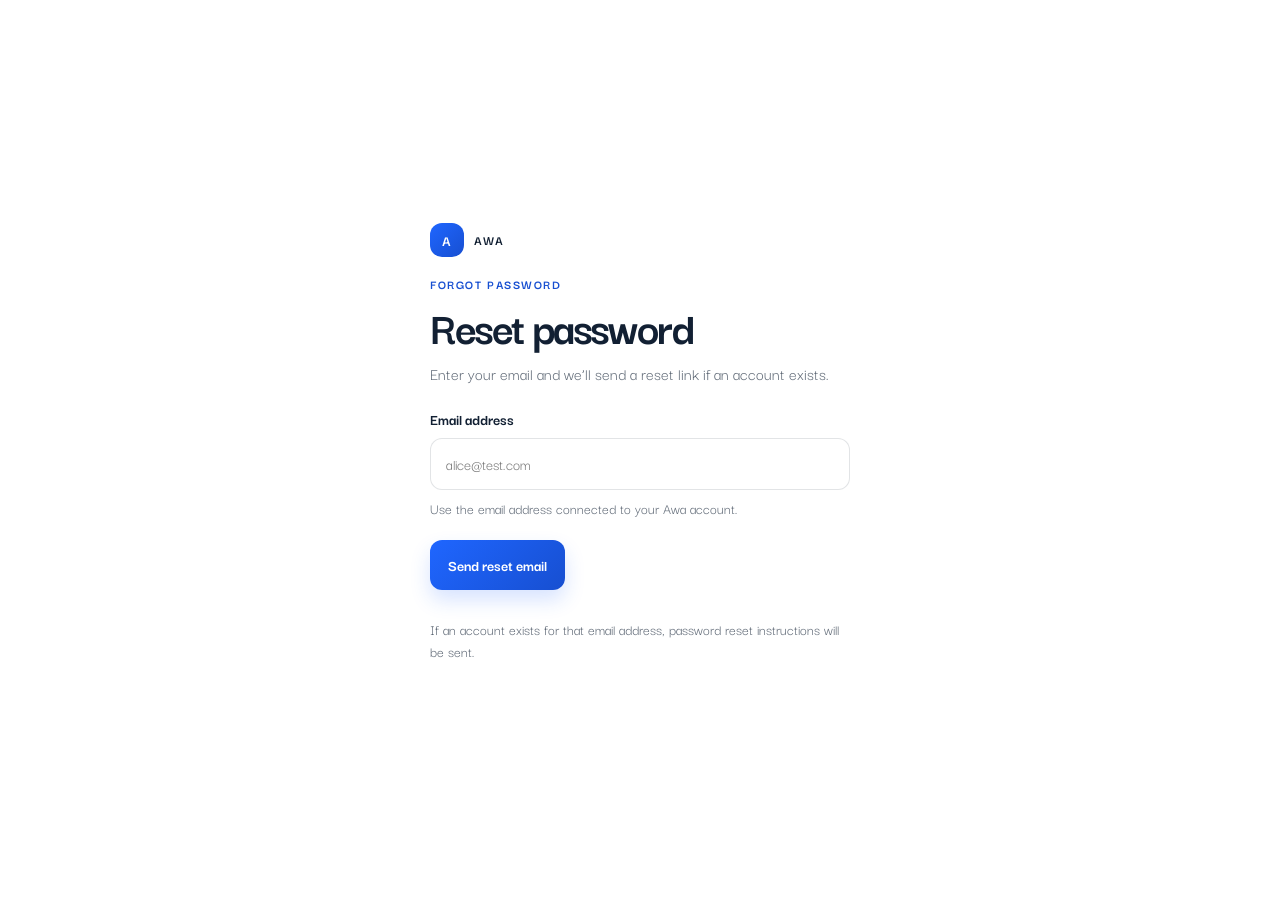
<file: forgot-password.html>
<!DOCTYPE html>
<html lang="en">
<head>
  <meta charset="UTF-8" />
  <meta name="viewport" content="width=device-width, initial-scale=1.0" />
  <title>Awa - Forgot Password</title>
  <meta name="color-scheme" content="light" />
  <link rel="stylesheet" href="styles/typography.css" />
  <style>
    :root {
      --bg: #ffffff;
      --text: #122033;
      --muted: rgba(18, 32, 51, 0.68);
      --line: rgba(18, 32, 51, 0.12);
      --accent: #1f66ff;
      --accent-deep: #174fd1;
      --success: #0b8f5a;
      --danger: #c0392b;
      --shadow: 0 18px 60px rgba(25, 40, 70, 0.12);
    }

    * { box-sizing: border-box; }
    html, body { min-height: 100%; }

    body {
      margin: 0;
      color: var(--text);
      font-family: var(--font-body);
      background: var(--bg);
    }

    a { color: inherit; }

    .shell {
      min-height: 100vh;
      display: grid;
      place-items: center;
      padding: 40px 16px;
    }

    .page {
      width: min(100%, 420px);
    }

    .brand {
      display: inline-flex;
      align-items: center;
      gap: 10px;
      margin-bottom: 18px;
      font-weight: 700;
      letter-spacing: 0.08em;
      text-transform: uppercase;
      font-size: 0.85rem;
    }

    .brand-mark {
      width: 34px;
      height: 34px;
      border-radius: 12px;
      display: grid;
      place-items: center;
      color: #fff;
      background: linear-gradient(135deg, var(--accent), var(--accent-deep));
      font-size: 0.95rem;
    }

    .eyebrow {
      margin: 0 0 10px;
      color: var(--accent-deep);
      font-size: 0.82rem;
      font-weight: 700;
      letter-spacing: 0.12em;
      text-transform: uppercase;
    }

    h1, h2, p { margin-top: 0; }

    h1 {
      font-size: clamp(2.2rem, 7vw, 3rem);
      line-height: 0.95;
      letter-spacing: -0.05em;
      margin-bottom: 12px;
    }

    .lead {
      margin-bottom: 22px;
      color: var(--muted);
      font-size: 1.08rem;
      line-height: 1.5;
    }

    .status {
      display: none;
      padding: 12px 14px;
      border-radius: 14px;
      border: 1px solid transparent;
      line-height: 1.45;
      margin-bottom: 16px;
    }

    .status[data-visible="true"] { display: block; }

    .status--error {
      color: var(--danger);
      background: rgba(192, 57, 43, 0.08);
      border-color: rgba(192, 57, 43, 0.16);
    }

    .status--success {
      color: var(--success);
      background: rgba(11, 143, 90, 0.09);
      border-color: rgba(11, 143, 90, 0.16);
    }

    .form {
      display: grid;
      gap: 14px;
    }

    .field {
      display: grid;
      gap: 8px;
    }

    label {
      font-size: 1rem;
      font-weight: 700;
    }

    input {
      width: 100%;
      border: 1px solid var(--line);
      border-radius: 12px;
      background: #fff;
      padding: 14px 15px;
      color: var(--text);
      font: inherit;
      font-size: 1rem;
      outline: none;
      transition: border-color 0.16s ease, box-shadow 0.16s ease;
    }

    input:focus {
      border-color: rgba(31, 102, 255, 0.42);
      box-shadow: 0 0 0 4px rgba(31, 102, 255, 0.1);
    }

    .helper {
      color: var(--muted);
      font-size: 0.95rem;
      line-height: 1.4;
    }

    .actions {
      display: flex;
      flex-wrap: wrap;
      gap: 12px;
      align-items: center;
      margin-top: 6px;
    }

    .button {
      border: 0;
      border-radius: 12px;
      padding: 14px 18px;
      font: inherit;
      font-weight: 700;
      cursor: pointer;
      transition: transform 0.16s ease, box-shadow 0.16s ease, opacity 0.16s ease;
    }

    .button:disabled {
      cursor: not-allowed;
      opacity: 0.65;
    }

    .button--primary {
      color: #fff;
      background: linear-gradient(135deg, var(--accent), var(--accent-deep));
      box-shadow: 0 10px 20px rgba(31, 102, 255, 0.18);
    }

    .button--primary:hover:not(:disabled),
    .button--primary:focus-visible:not(:disabled) {
      transform: translateY(-1px);
    }

    .footer-note {
      margin-top: 14px;
      color: var(--muted);
      font-size: 0.95rem;
      line-height: 1.45;
    }

    .hidden { display: none !important; }

    @media (max-width: 520px) {
      .actions {
        flex-direction: column;
        align-items: stretch;
      }

      .button {
        width: 100%;
      }
    }
  </style>
</head>
<body>
  <main class="shell">
    <section class="page" aria-label="Forgot password page">
      <div class="brand" aria-label="Awa">
        <span class="brand-mark">a</span>
        <span>Awa</span>
      </div>

      <p class="eyebrow">Forgot password</p>
      <h1>Reset password</h1>
      <p class="lead">Enter your email and we’ll send a reset link if an account exists.</p>

      <div class="status" id="status" role="status" aria-live="polite"></div>

      <form class="form" id="forgotForm" novalidate>
        <div class="field">
          <label for="email">Email address</label>
          <input id="email" name="email" type="email" autocomplete="email" inputmode="email" required placeholder="alice@test.com" />
          <div class="helper">Use the email address connected to your Awa account.</div>
        </div>

        <div class="actions">
          <button class="button button--primary" id="submitButton" type="submit">Send reset email</button>
        </div>

        <p class="footer-note" id="footerNote">
          If an account exists for that email address, password reset instructions will be sent.
        </p>
      </form>
    </section>
  </main>

  <script>
    (function () {
      const config = window.AWA_AUTH_PAGES_CONFIG || window.AWA_PASSWORD_RESET_CONFIG || {};
      const apiBaseUrl = config.apiBaseUrl || "";
      const forgotPasswordPath = config.forgotPasswordPath || "/api/auth/forgot-password";
      const endpoint = new URL(forgotPasswordPath, apiBaseUrl || window.location.origin).toString();
      const form = document.getElementById("forgotForm");
      const status = document.getElementById("status");
      const emailInput = document.getElementById("email");
      const submitButton = document.getElementById("submitButton");
      const footerNote = document.getElementById("footerNote");

      const successMessage = "If an account exists for that email address, password reset instructions have been sent.";

      function setFormEnabled(enabled) {
        emailInput.disabled = !enabled;
        submitButton.disabled = !enabled;
      }

      function showStatus(message, type) {
        status.textContent = message;
        status.className = "status status--" + type;
        status.dataset.visible = "true";
      }

      function clearStatus() {
        status.dataset.visible = "false";
        status.textContent = "";
        status.className = "status";
      }

      function validateEmail(email) {
        if (!email) {
          return "Enter your email address.";
        }

        if (!/^\S+@\S+\.\S+$/.test(email)) {
          return "Enter a valid email address.";
        }

        return "";
      }

      async function submitForgotPassword(event) {
        event.preventDefault();

        const email = emailInput.value.trim();
        const validationMessage = validateEmail(email);

        if (validationMessage) {
          showStatus(validationMessage, "error");
          return;
        }

        setFormEnabled(false);
        submitButton.textContent = "Sending...";
        clearStatus();

        try {
          const response = await fetch(endpoint, {
            method: "POST",
            headers: {
              "Content-Type": "application/json",
              Accept: "application/json",
            },
            body: JSON.stringify({ email: email }),
          });

          const contentType = response.headers.get("content-type") || "";
          const payload = contentType.includes("application/json") ? await response.json().catch(() => null) : null;

          if (!response.ok) {
            showStatus(payload?.message || payload?.error || mapErrorMessage(response.status), "error");
            setFormEnabled(true);
            submitButton.textContent = "Send reset email";
            return;
          }

          showStatus(payload?.message || successMessage, "success");
          footerNote.textContent = successMessage;
          submitButton.textContent = "Send another email";
          emailInput.value = "";
          emailInput.focus();
          setFormEnabled(true);
        } catch (error) {
          showStatus("We could not reach the server. Check your connection and try again.", "error");
          setFormEnabled(true);
          submitButton.textContent = "Send reset email";
        }
      }

      function mapErrorMessage(statusCode) {
        switch (statusCode) {
          case 400:
            return "Please check the email address and try again.";
          case 429:
            return "Too many requests were made. Please wait a moment and try again.";
          default:
            return "We could not send the reset email right now. Please try again.";
        }
      }

      emailInput.addEventListener("input", function () {
        if (status.dataset.visible === "true" && status.classList.contains("status--error")) {
          clearStatus();
        }
      });

      form.addEventListener("submit", submitForgotPassword);
      setFormEnabled(true);
    })();
  </script>
</body>
</html>
</file>
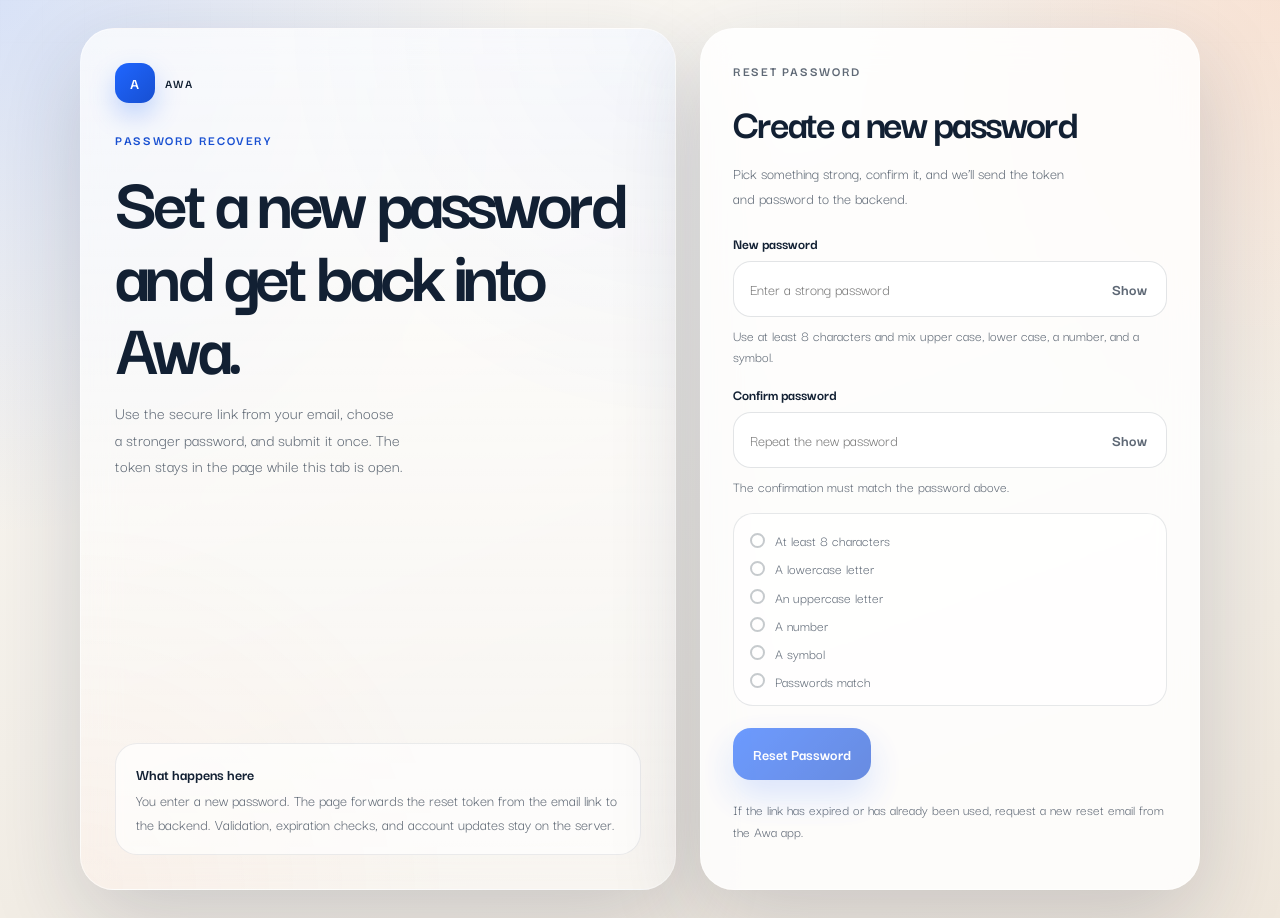
<file: reset-password.html>
<!DOCTYPE html>
<html lang="en">
<head>
  <meta charset="UTF-8" />
  <meta name="viewport" content="width=device-width, initial-scale=1.0" />
  <title>Awa - Reset Password</title>
  <meta name="color-scheme" content="light" />
  <link rel="stylesheet" href="styles/typography.css" />
  <style>
    :root {
      --bg: #f3efe8;
      --surface: rgba(255, 255, 255, 0.84);
      --surface-strong: #ffffff;
      --text: #122033;
      --muted: rgba(18, 32, 51, 0.68);
      --line: rgba(18, 32, 51, 0.12);
      --accent: #1f66ff;
      --accent-deep: #174fd1;
      --success: #0b8f5a;
      --danger: #c0392b;
      --shadow: 0 30px 90px rgba(25, 40, 70, 0.18);
      --radius: 28px;
    }

    * {
      box-sizing: border-box;
    }

    html,
    body {
      min-height: 100%;
    }

    body {
      margin: 0;
      color: var(--text);
      font-family: var(--font-body);
      background:
        radial-gradient(circle at top left, rgba(31, 102, 255, 0.16), transparent 34%),
        radial-gradient(circle at top right, rgba(255, 139, 82, 0.16), transparent 28%),
        linear-gradient(160deg, #fcfaf6 0%, #f3efe8 55%, #efe7dc 100%);
    }

    body::before {
      content: "";
      position: fixed;
      inset: 0;
      pointer-events: none;
      background-image:
        linear-gradient(rgba(18, 32, 51, 0.035) 1px, transparent 1px),
        linear-gradient(90deg, rgba(18, 32, 51, 0.035) 1px, transparent 1px);
      background-size: 42px 42px;
      mask-image: linear-gradient(to bottom, rgba(0, 0, 0, 0.18), transparent 88%);
      opacity: 0.55;
    }

    a {
      color: inherit;
    }

    .shell {
      position: relative;
      min-height: 100vh;
      display: grid;
      place-items: center;
      padding: 28px 16px;
    }

    .page {
      width: min(1120px, 100%);
      display: grid;
      grid-template-columns: minmax(280px, 1fr) minmax(320px, 500px);
      gap: 24px;
      align-items: stretch;
    }

    .brand-panel,
    .form-panel {
      position: relative;
      overflow: hidden;
      border: 1px solid rgba(255, 255, 255, 0.48);
      box-shadow: var(--shadow);
      backdrop-filter: blur(18px);
    }

    .brand-panel {
      border-radius: 34px;
      padding: 34px;
      background:
        linear-gradient(180deg, rgba(255, 255, 255, 0.7), rgba(255, 255, 255, 0.5)),
        radial-gradient(circle at top right, rgba(31, 102, 255, 0.14), transparent 38%),
        radial-gradient(circle at bottom left, rgba(255, 139, 82, 0.12), transparent 36%);
      display: flex;
      flex-direction: column;
      justify-content: space-between;
      gap: 32px;
      min-height: 620px;
    }

    .brand {
      display: inline-flex;
      align-items: center;
      gap: 10px;
      font-weight: 700;
      letter-spacing: 0.08em;
      text-transform: uppercase;
      font-size: 0.8rem;
    }

    .brand-mark {
      width: 40px;
      height: 40px;
      border-radius: 14px;
      display: grid;
      place-items: center;
      color: #fff;
      background: linear-gradient(135deg, var(--accent), var(--accent-deep));
      box-shadow: 0 12px 26px rgba(31, 102, 255, 0.26);
      font-size: 1rem;
    }

    .brand-copy {
      max-width: 32rem;
    }

    .eyebrow {
      margin: 0 0 14px;
      color: var(--accent-deep);
      font-size: 0.85rem;
      font-weight: 700;
      letter-spacing: 0.12em;
      text-transform: uppercase;
    }

    h1,
    h2,
    p {
      margin-top: 0;
    }

    h1 {
      font-size: clamp(2.6rem, 6vw, 4.9rem);
      line-height: 0.95;
      letter-spacing: -0.06em;
      margin-bottom: 18px;
    }

    .lead {
      color: var(--muted);
      font-size: 1.08rem;
      line-height: 1.55;
      max-width: 32ch;
    }

    .panel-note {
      display: grid;
      gap: 12px;
      padding: 18px 18px 18px 20px;
      border-radius: 22px;
      background: rgba(255, 255, 255, 0.66);
      border: 1px solid rgba(18, 32, 51, 0.08);
      color: var(--muted);
      line-height: 1.5;
    }

    .panel-note strong {
      color: var(--text);
      display: block;
      margin-bottom: 2px;
    }

    .form-panel {
      border-radius: 34px;
      background: var(--surface);
      padding: 32px;
      display: flex;
      flex-direction: column;
      justify-content: center;
    }

    .form-card {
      display: grid;
      gap: 22px;
    }

    .heading {
      display: grid;
      gap: 10px;
    }

    .heading h2 {
      font-size: clamp(2rem, 4vw, 2.7rem);
      letter-spacing: -0.05em;
      margin-bottom: 0;
    }

    .heading p {
      color: var(--muted);
      line-height: 1.55;
      max-width: 44ch;
      margin-bottom: 0;
    }

    .status {
      display: none;
      padding: 14px 16px;
      border-radius: 18px;
      border: 1px solid transparent;
      line-height: 1.45;
    }

    .status[data-visible="true"] {
      display: block;
    }

    .status--error {
      color: var(--danger);
      background: rgba(192, 57, 43, 0.08);
      border-color: rgba(192, 57, 43, 0.18);
    }

    .status--success {
      color: var(--success);
      background: rgba(11, 143, 90, 0.09);
      border-color: rgba(11, 143, 90, 0.18);
    }

    .form {
      display: grid;
      gap: 16px;
    }

    .field {
      display: grid;
      gap: 8px;
    }

    label {
      font-size: 0.95rem;
      font-weight: 700;
    }

    .input-wrap {
      position: relative;
    }

    input {
      width: 100%;
      border: 1px solid var(--line);
      border-radius: 18px;
      background: var(--surface-strong);
      padding: 16px 52px 16px 16px;
      color: var(--text);
      font: inherit;
      font-size: 1rem;
      outline: none;
      transition: border-color 0.16s ease, box-shadow 0.16s ease, transform 0.16s ease;
    }

    input:focus {
      border-color: rgba(31, 102, 255, 0.42);
      box-shadow: 0 0 0 4px rgba(31, 102, 255, 0.12);
    }

    .toggle {
      position: absolute;
      top: 50%;
      right: 12px;
      transform: translateY(-50%);
      border: 0;
      background: transparent;
      color: var(--muted);
      font: inherit;
      font-weight: 700;
      padding: 8px;
      border-radius: 12px;
      cursor: pointer;
    }

    .toggle:hover,
    .toggle:focus-visible {
      color: var(--text);
      background: rgba(18, 32, 51, 0.05);
    }

    .helper {
      color: var(--muted);
      font-size: 0.93rem;
      line-height: 1.45;
    }

    .requirements {
      display: grid;
      gap: 8px;
      padding: 16px 16px 14px;
      border-radius: 20px;
      border: 1px solid rgba(18, 32, 51, 0.1);
      background: rgba(255, 255, 255, 0.7);
    }

    .requirement {
      display: flex;
      align-items: center;
      gap: 10px;
      color: var(--muted);
      font-size: 0.93rem;
      line-height: 1.35;
    }

    .requirement::before {
      content: "";
      width: 11px;
      height: 11px;
      border-radius: 50%;
      border: 2px solid rgba(18, 32, 51, 0.24);
      flex: 0 0 auto;
      transition: all 0.16s ease;
    }

    .requirement.is-met {
      color: var(--text);
    }

    .requirement.is-met::before {
      border-color: var(--success);
      background: var(--success);
      box-shadow: inset 0 0 0 2px #fff;
    }

    .actions {
      display: flex;
      flex-wrap: wrap;
      gap: 12px;
      align-items: center;
      margin-top: 6px;
    }

    .button {
      border: 0;
      border-radius: 18px;
      padding: 15px 20px;
      font: inherit;
      font-weight: 700;
      cursor: pointer;
      transition: transform 0.16s ease, box-shadow 0.16s ease, opacity 0.16s ease;
    }

    .button:disabled {
      cursor: not-allowed;
      opacity: 0.65;
    }

    .button--primary {
      color: #fff;
      background: linear-gradient(135deg, var(--accent), var(--accent-deep));
      box-shadow: 0 16px 34px rgba(31, 102, 255, 0.24);
    }

    .button--primary:hover:not(:disabled),
    .button--primary:focus-visible:not(:disabled) {
      transform: translateY(-1px);
      box-shadow: 0 20px 42px rgba(31, 102, 255, 0.3);
    }

    .button--secondary {
      color: var(--text);
      background: rgba(255, 255, 255, 0.88);
      border: 1px solid var(--line);
      text-decoration: none;
      display: inline-flex;
      align-items: center;
      justify-content: center;
    }

    .button--secondary:hover,
    .button--secondary:focus-visible {
      transform: translateY(-1px);
    }

    .footer-note {
      margin-top: 2px;
      color: var(--muted);
      font-size: 0.92rem;
      line-height: 1.5;
    }

    .hidden {
      display: none !important;
    }

    @media (max-width: 940px) {
      .page {
        grid-template-columns: 1fr;
      }

      .brand-panel {
        min-height: auto;
      }
    }

    @media (max-width: 640px) {
      .shell {
        padding: 14px;
      }

      .brand-panel,
      .form-panel {
        border-radius: 28px;
        padding: 22px;
      }

      .brand-copy {
        max-width: none;
      }

      .actions {
        flex-direction: column;
        align-items: stretch;
      }

      .button,
      .button--secondary {
        width: 100%;
      }
    }
  </style>
</head>
<body>
  <main class="shell">
    <section class="page" aria-label="Reset password page">
      <div class="brand-panel">
        <div>
          <div class="brand" aria-label="Awa">
            <span class="brand-mark">a</span>
            <span>Awa</span>
          </div>

          <div class="brand-copy" style="margin-top: 28px;">
            <p class="eyebrow">Password recovery</p>
            <h1>Set a new password and get back into Awa.</h1>
            <p class="lead">
              Use the secure link from your email, choose a stronger password, and
              submit it once. The token stays in the page while this tab is open.
            </p>
          </div>
        </div>

        <div class="panel-note" aria-label="Reset flow summary">
          <div>
            <strong>What happens here</strong>
            You enter a new password. The page forwards the reset token from the
            email link to the backend. Validation, expiration checks, and account
            updates stay on the server.
          </div>
        </div>
      </div>

      <div class="form-panel">
        <div class="form-card">
          <div class="heading">
            <p class="eyebrow">Reset password</p>
            <h2>Create a new password</h2>
            <p>Pick something strong, confirm it, and we’ll send the token and password to the backend.</p>
          </div>

          <div class="status" id="status" role="status" aria-live="polite"></div>

          <form class="form" id="resetForm" novalidate>
            <div class="field">
              <label for="newPassword">New password</label>
              <div class="input-wrap">
                <input id="newPassword" name="newPassword" type="password" autocomplete="new-password" minlength="8" required placeholder="Enter a strong password" />
                <button class="toggle" type="button" id="togglePassword" aria-label="Show password">Show</button>
              </div>
              <div class="helper">Use at least 8 characters and mix upper case, lower case, a number, and a symbol.</div>
            </div>

            <div class="field">
              <label for="confirmPassword">Confirm password</label>
              <div class="input-wrap">
                <input id="confirmPassword" name="confirmPassword" type="password" autocomplete="new-password" minlength="8" required placeholder="Repeat the new password" />
                <button class="toggle" type="button" id="toggleConfirm" aria-label="Show confirmation password">Show</button>
              </div>
              <div class="helper" id="matchHint">The confirmation must match the password above.</div>
            </div>

            <div class="requirements" aria-label="Password requirements">
              <div class="requirement" data-check="length">At least 8 characters</div>
              <div class="requirement" data-check="lower">A lowercase letter</div>
              <div class="requirement" data-check="upper">An uppercase letter</div>
              <div class="requirement" data-check="number">A number</div>
              <div class="requirement" data-check="symbol">A symbol</div>
              <div class="requirement" data-check="match">Passwords match</div>
            </div>

            <div class="actions">
              <button class="button button--primary" id="submitButton" type="submit">Reset Password</button>
              <a class="button button--secondary hidden" id="openAwaButton" href="#">Open Awa</a>
            </div>

            <p class="footer-note" id="footerNote">
              If the link has expired or has already been used, request a new reset email from the Awa app.
            </p>
          </form>
        </div>
      </div>
    </section>
  </main>

  <script>
    (function () {
      const config = window.AWA_PASSWORD_RESET_CONFIG || {};
      const apiBaseUrl = config.apiBaseUrl || "";
      const resetPath = config.resetPasswordPath || "/api/auth/reset-password";
      const appUrl = config.appUrl || "";
      const endpoint = new URL(resetPath, apiBaseUrl || window.location.origin).toString();
      const token = new URLSearchParams(window.location.search).get("token") || "";

      const form = document.getElementById("resetForm");
      const status = document.getElementById("status");
      const newPasswordInput = document.getElementById("newPassword");
      const confirmPasswordInput = document.getElementById("confirmPassword");
      const submitButton = document.getElementById("submitButton");
      const footerNote = document.getElementById("footerNote");
      const openAwaButton = document.getElementById("openAwaButton");
      const togglePassword = document.getElementById("togglePassword");
      const toggleConfirm = document.getElementById("toggleConfirm");
      const matchHint = document.getElementById("matchHint");
      const requirementEls = Array.from(document.querySelectorAll(".requirement"));

      if (appUrl) {
        openAwaButton.href = appUrl;
        openAwaButton.classList.remove("hidden");
      }

      if (!token) {
        showStatus(
          "This password reset link is missing its token. Open the link from your email again or request a new reset email.",
          "error"
        );
        setFormEnabled(false);
      }

      function setFormEnabled(enabled) {
        newPasswordInput.disabled = !enabled;
        confirmPasswordInput.disabled = !enabled;
        submitButton.disabled = !enabled;
      }

      function showStatus(message, type) {
        status.textContent = message;
        status.className = "status status--" + type;
        status.dataset.visible = "true";
      }

      function clearStatus() {
        status.dataset.visible = "false";
        status.textContent = "";
        status.className = "status";
      }

      function evaluatePassword(value) {
        return {
          length: value.length >= 8,
          lower: /[a-z]/.test(value),
          upper: /[A-Z]/.test(value),
          number: /\d/.test(value),
          symbol: /[^A-Za-z0-9]/.test(value),
        };
      }

      function updateRequirements() {
        const password = newPasswordInput.value;
        const confirm = confirmPasswordInput.value;
        const checks = evaluatePassword(password);
        const matches = password.length > 0 && password === confirm;

        requirementEls.forEach((item) => {
          const key = item.dataset.check;
          const met = key === "match" ? matches : Boolean(checks[key]);
          item.classList.toggle("is-met", met);
        });

        if (confirm.length > 0 && password !== confirm) {
          matchHint.textContent = "Passwords do not match yet.";
          matchHint.style.color = "var(--danger)";
        } else {
          matchHint.textContent = "The confirmation must match the password above.";
          matchHint.style.color = "var(--muted)";
        }

        if (status.dataset.visible === "true" && status.classList.contains("status--error")) {
          clearStatus();
        }
      }

      function validateClientSide() {
        const password = newPasswordInput.value;
        const confirm = confirmPasswordInput.value;
        const checks = evaluatePassword(password);

        if (!password) {
          return "Enter a new password.";
        }

        if (password.length < 8) {
          return "Password must be at least 8 characters long.";
        }

        if (!checks.lower || !checks.upper || !checks.number || !checks.symbol) {
          return "Please include upper and lower case letters, a number, and a symbol.";
        }

        if (password !== confirm) {
          return "Passwords do not match.";
        }

        return "";
      }

      async function submitReset(event) {
        event.preventDefault();

        const validationMessage = validateClientSide();
        if (validationMessage) {
          showStatus(validationMessage, "error");
          return;
        }

        setFormEnabled(false);
        submitButton.textContent = "Resetting...";
        clearStatus();

        try {
          const response = await fetch(endpoint, {
            method: "POST",
            headers: {
              "Content-Type": "application/json",
              Accept: "application/json",
            },
            body: JSON.stringify({
              token: token,
              newPassword: newPasswordInput.value,
            }),
          });

          const contentType = response.headers.get("content-type") || "";
          const payload = contentType.includes("application/json") ? await response.json().catch(() => null) : null;

          if (!response.ok) {
            const fallback = mapErrorMessage(response.status);
            showStatus(payload?.message || payload?.error || payload?.detail || fallback, "error");
            setFormEnabled(true);
            submitButton.textContent = "Reset Password";
            return;
          }

          form.reset();
          requirementEls.forEach((item) => item.classList.remove("is-met"));
          showStatus(
            payload?.message || "Password reset successful. You can now return to the Awa app and sign in with your new password.",
            "success"
          );
          footerNote.textContent = "The password has been updated. Return to the Awa app and sign in with your new credentials.";
          submitButton.textContent = "Reset Password";
          if (appUrl) {
            openAwaButton.classList.remove("hidden");
          }
        } catch (error) {
          showStatus("We could not reach the backend. Check your connection and try again.", "error");
          setFormEnabled(true);
          submitButton.textContent = "Reset Password";
        }
      }

      function mapErrorMessage(statusCode) {
        switch (statusCode) {
          case 400:
            return "This password reset link is invalid or the password does not meet the backend requirements.";
          case 401:
            return "This password reset link is not valid.";
          case 404:
            return "This password reset link could not be found.";
          case 410:
            return "This password reset link has expired. Request a new password reset email.";
          case 429:
            return "Too many attempts were made. Please wait a moment and try again.";
          default:
            return "Password reset failed. Please try again or request a new reset link.";
        }
      }

      function toggleInputVisibility(input, button) {
        const isHidden = input.type === "password";
        input.type = isHidden ? "text" : "password";
        button.textContent = isHidden ? "Hide" : "Show";
        button.setAttribute("aria-label", isHidden ? "Hide password" : "Show password");
      }

      newPasswordInput.addEventListener("input", updateRequirements);
      confirmPasswordInput.addEventListener("input", updateRequirements);
      form.addEventListener("submit", submitReset);
      togglePassword.addEventListener("click", function () {
        toggleInputVisibility(newPasswordInput, togglePassword);
      });
      toggleConfirm.addEventListener("click", function () {
        toggleInputVisibility(confirmPasswordInput, toggleConfirm);
      });

      updateRequirements();
    })();
  </script>
</body>
</html>
</file>
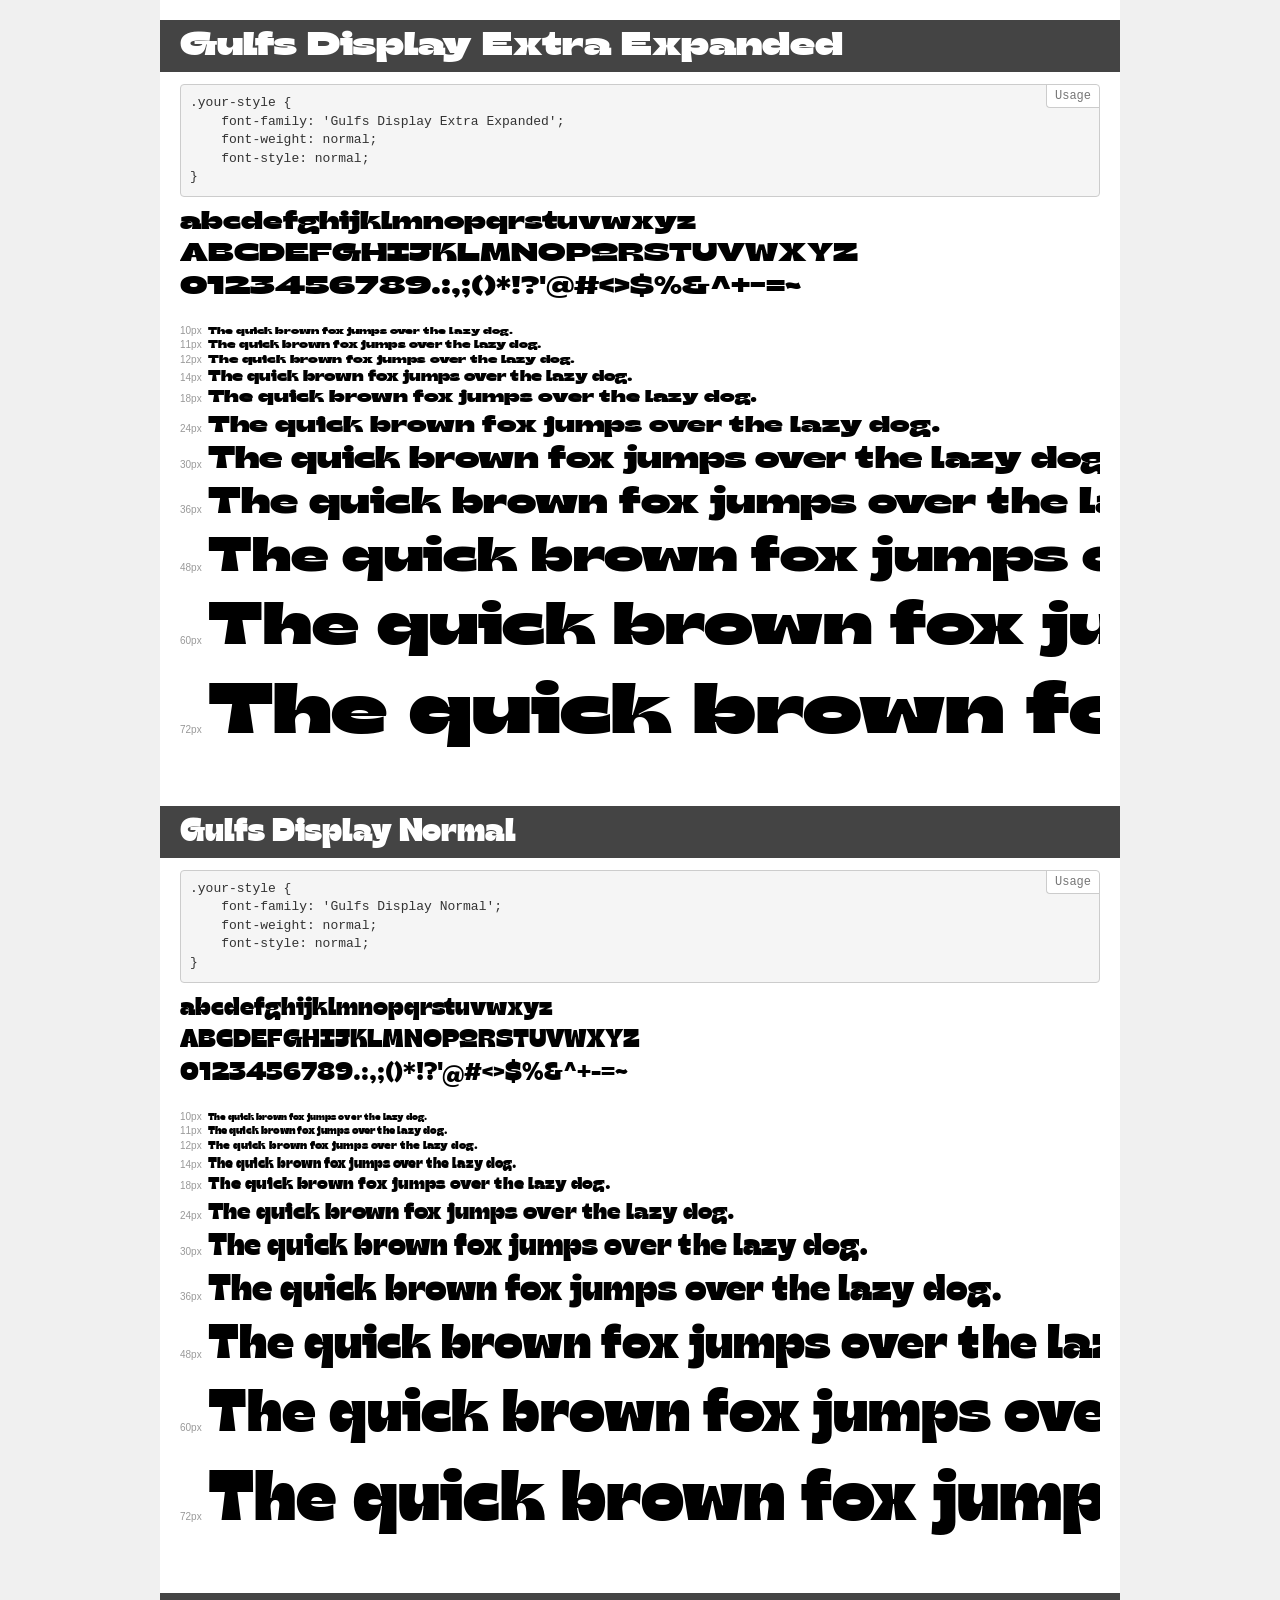
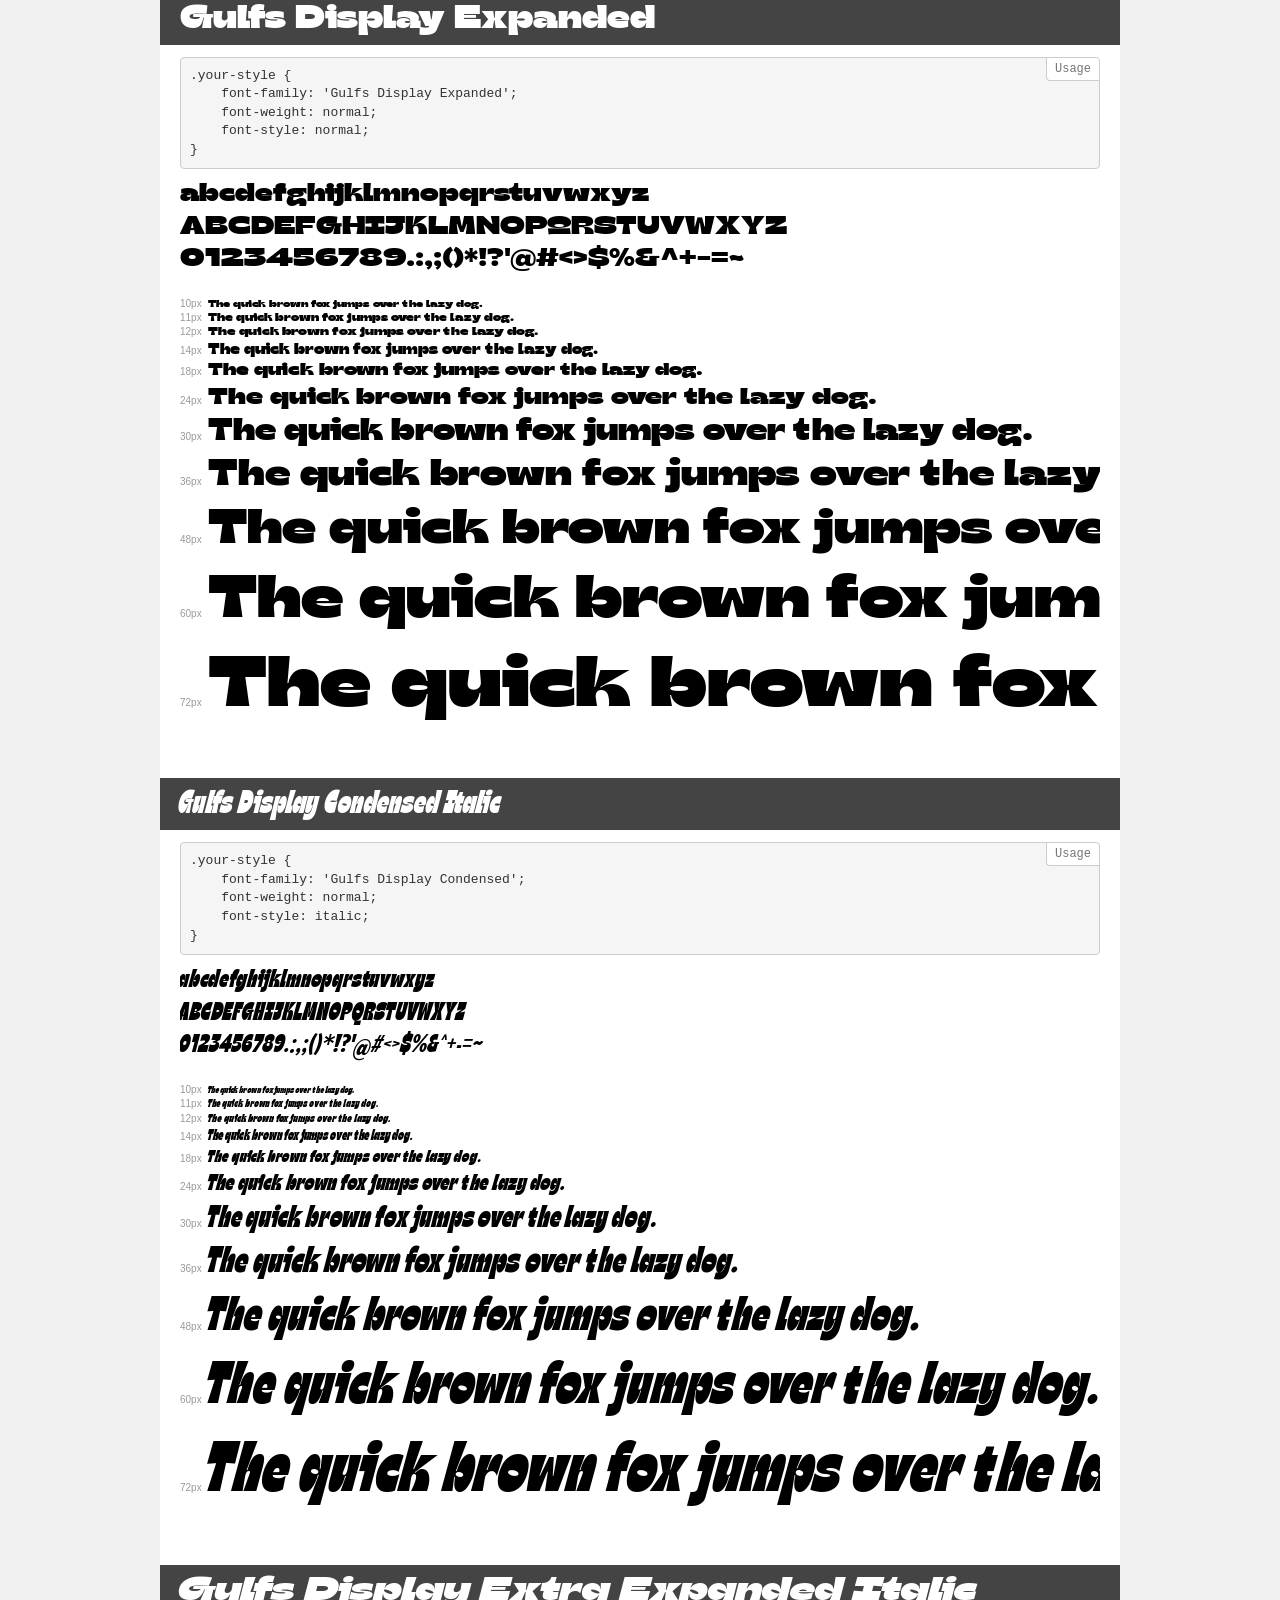
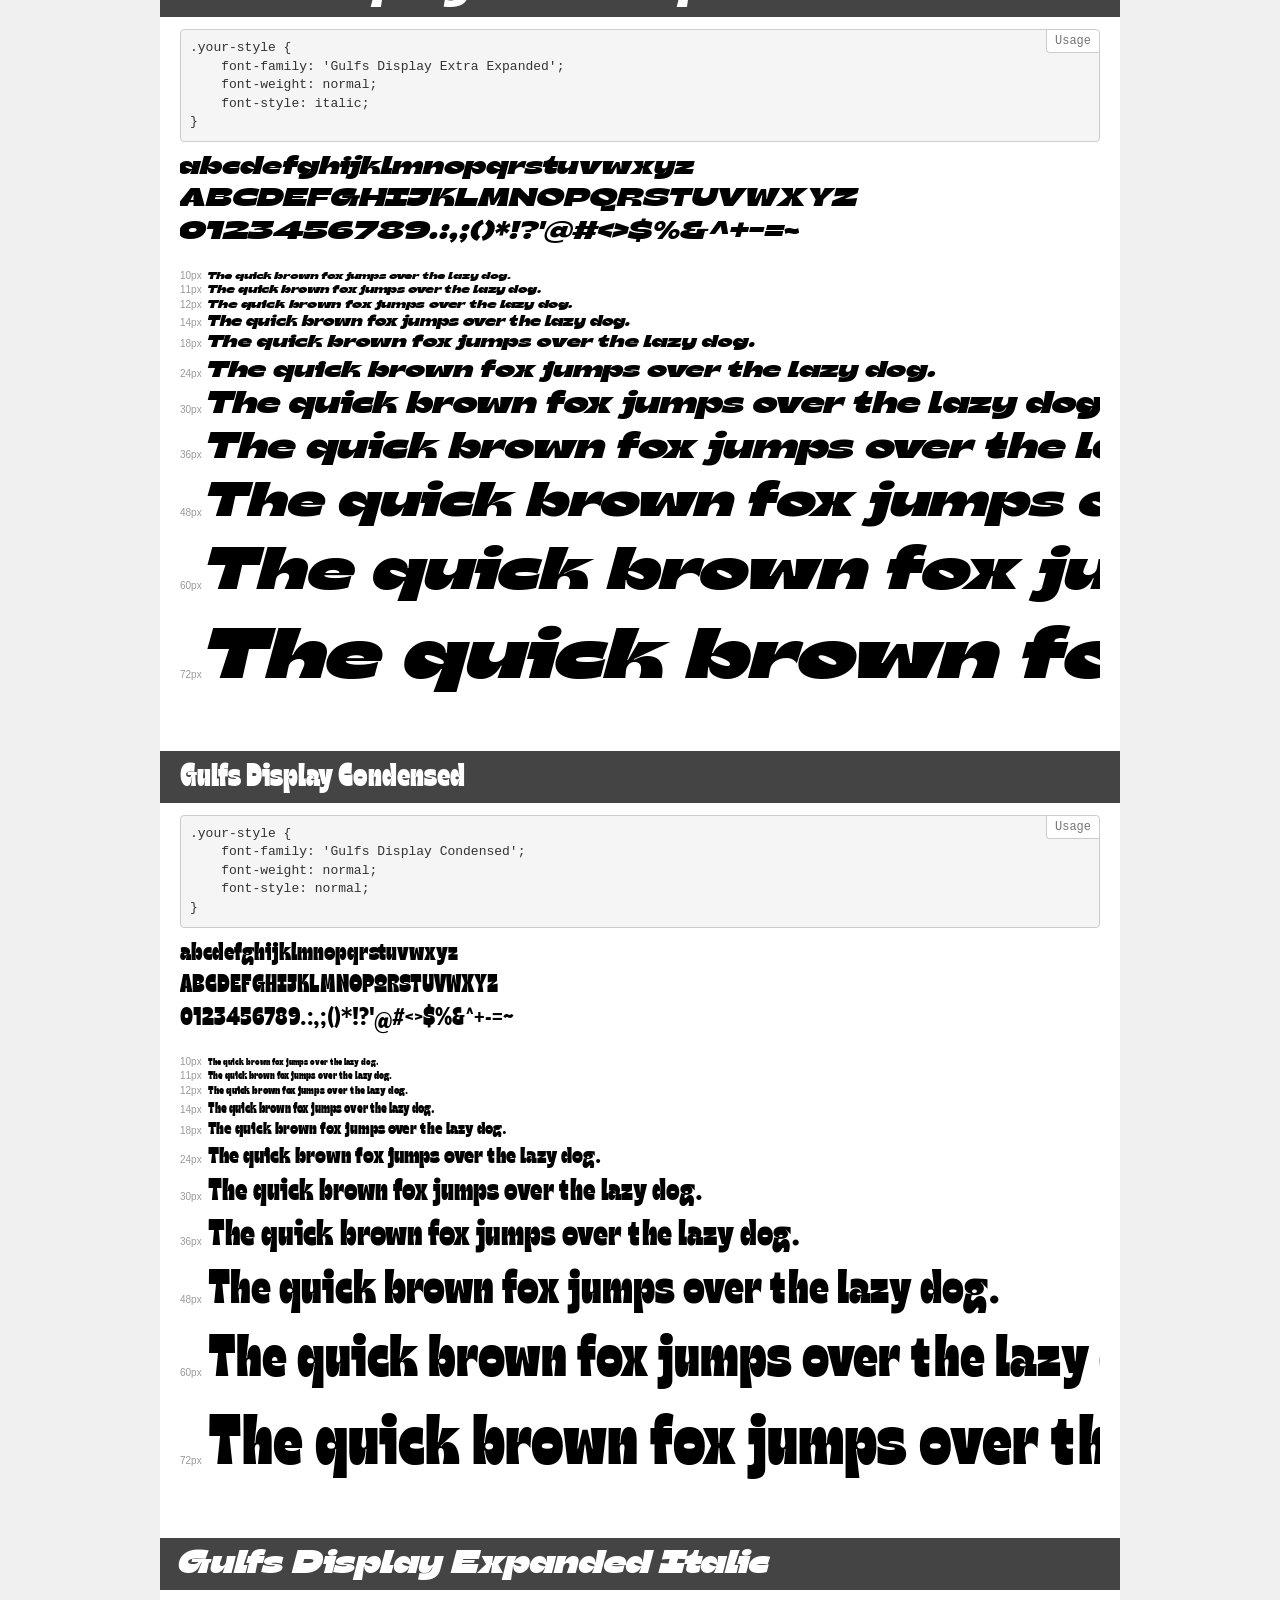
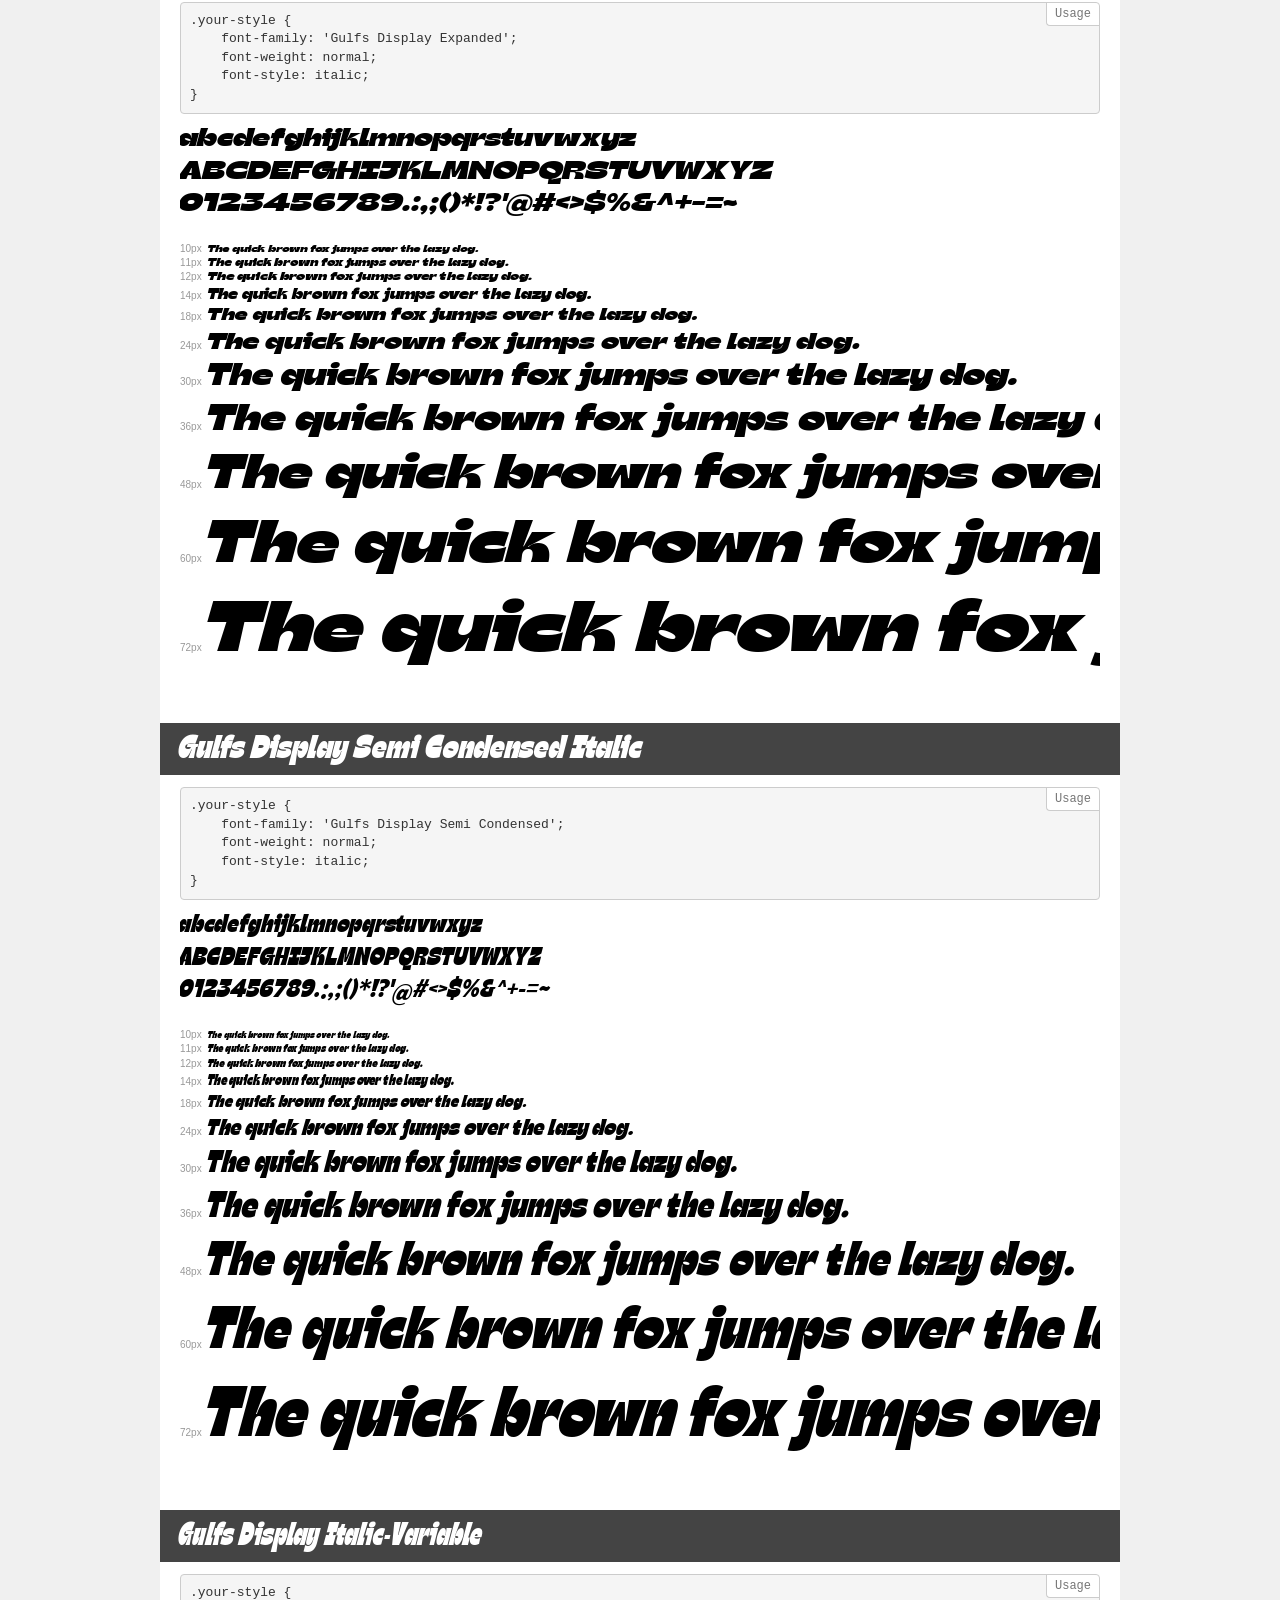
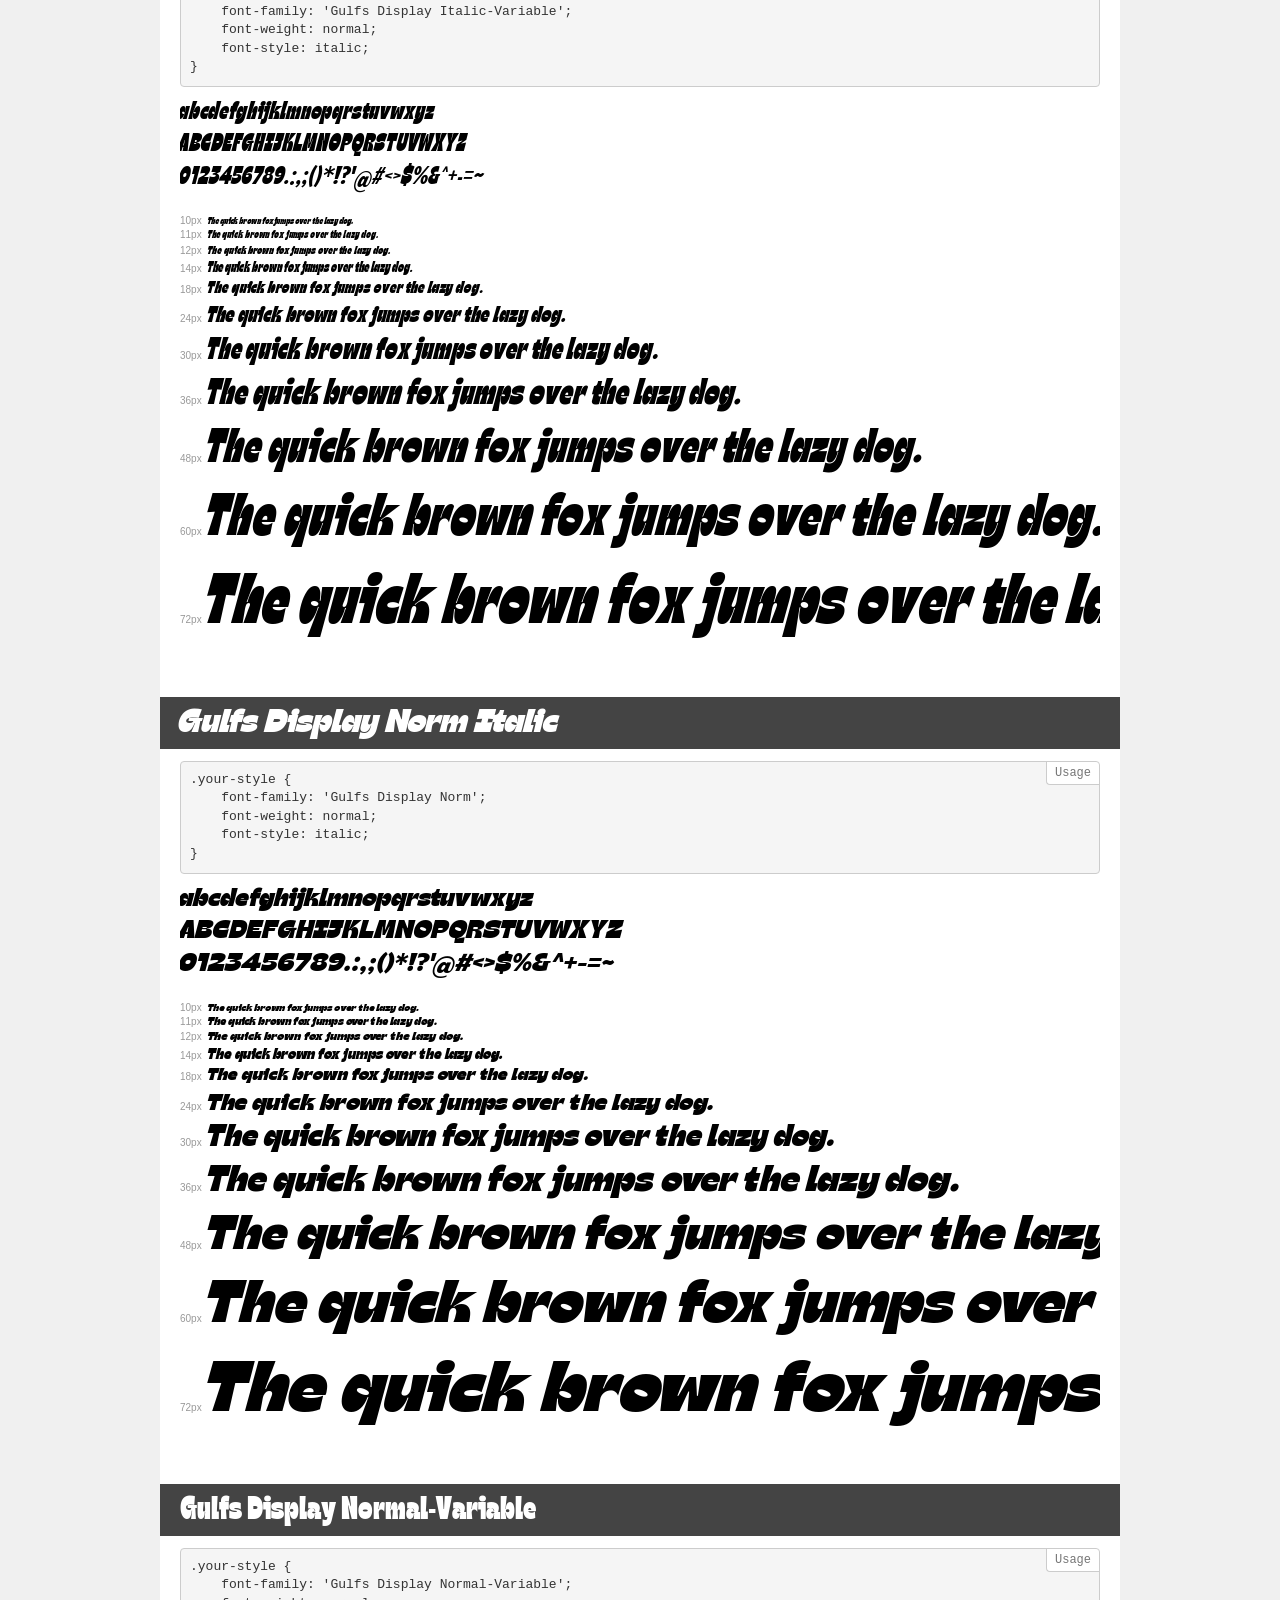
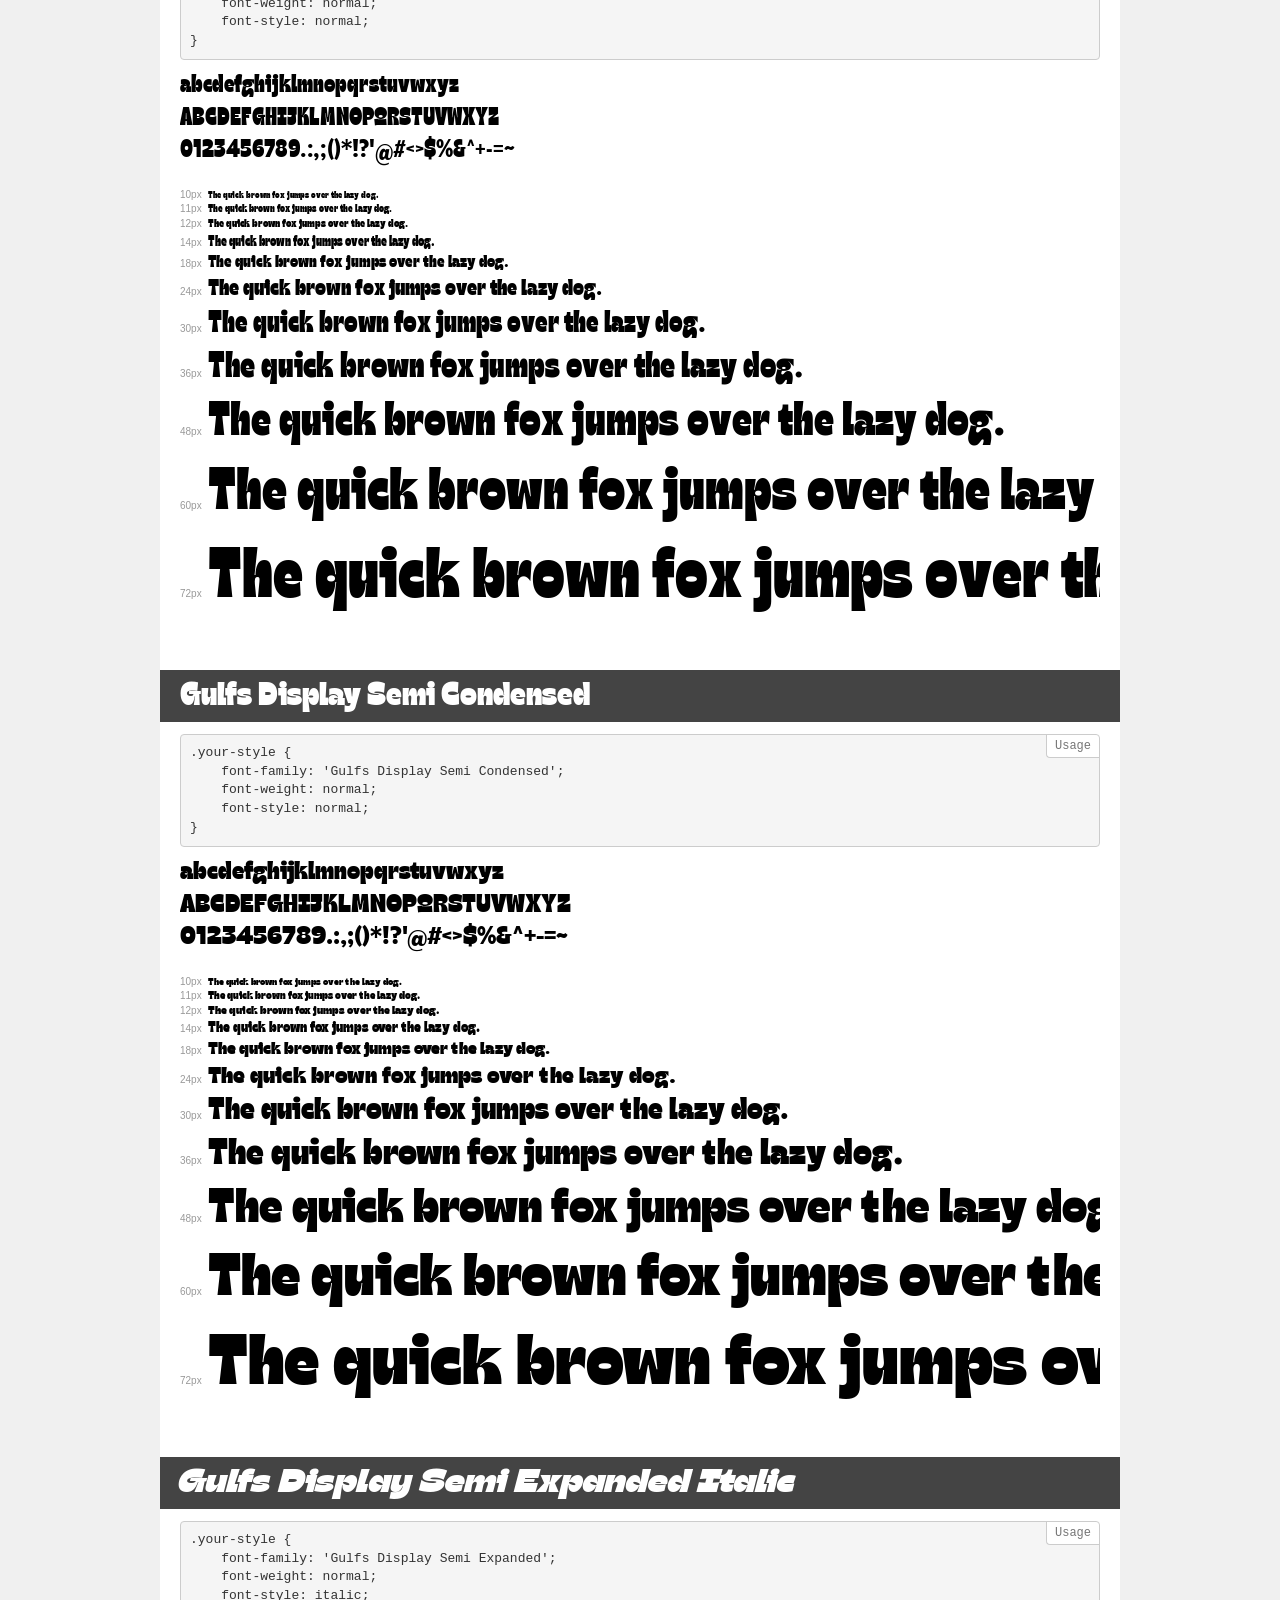
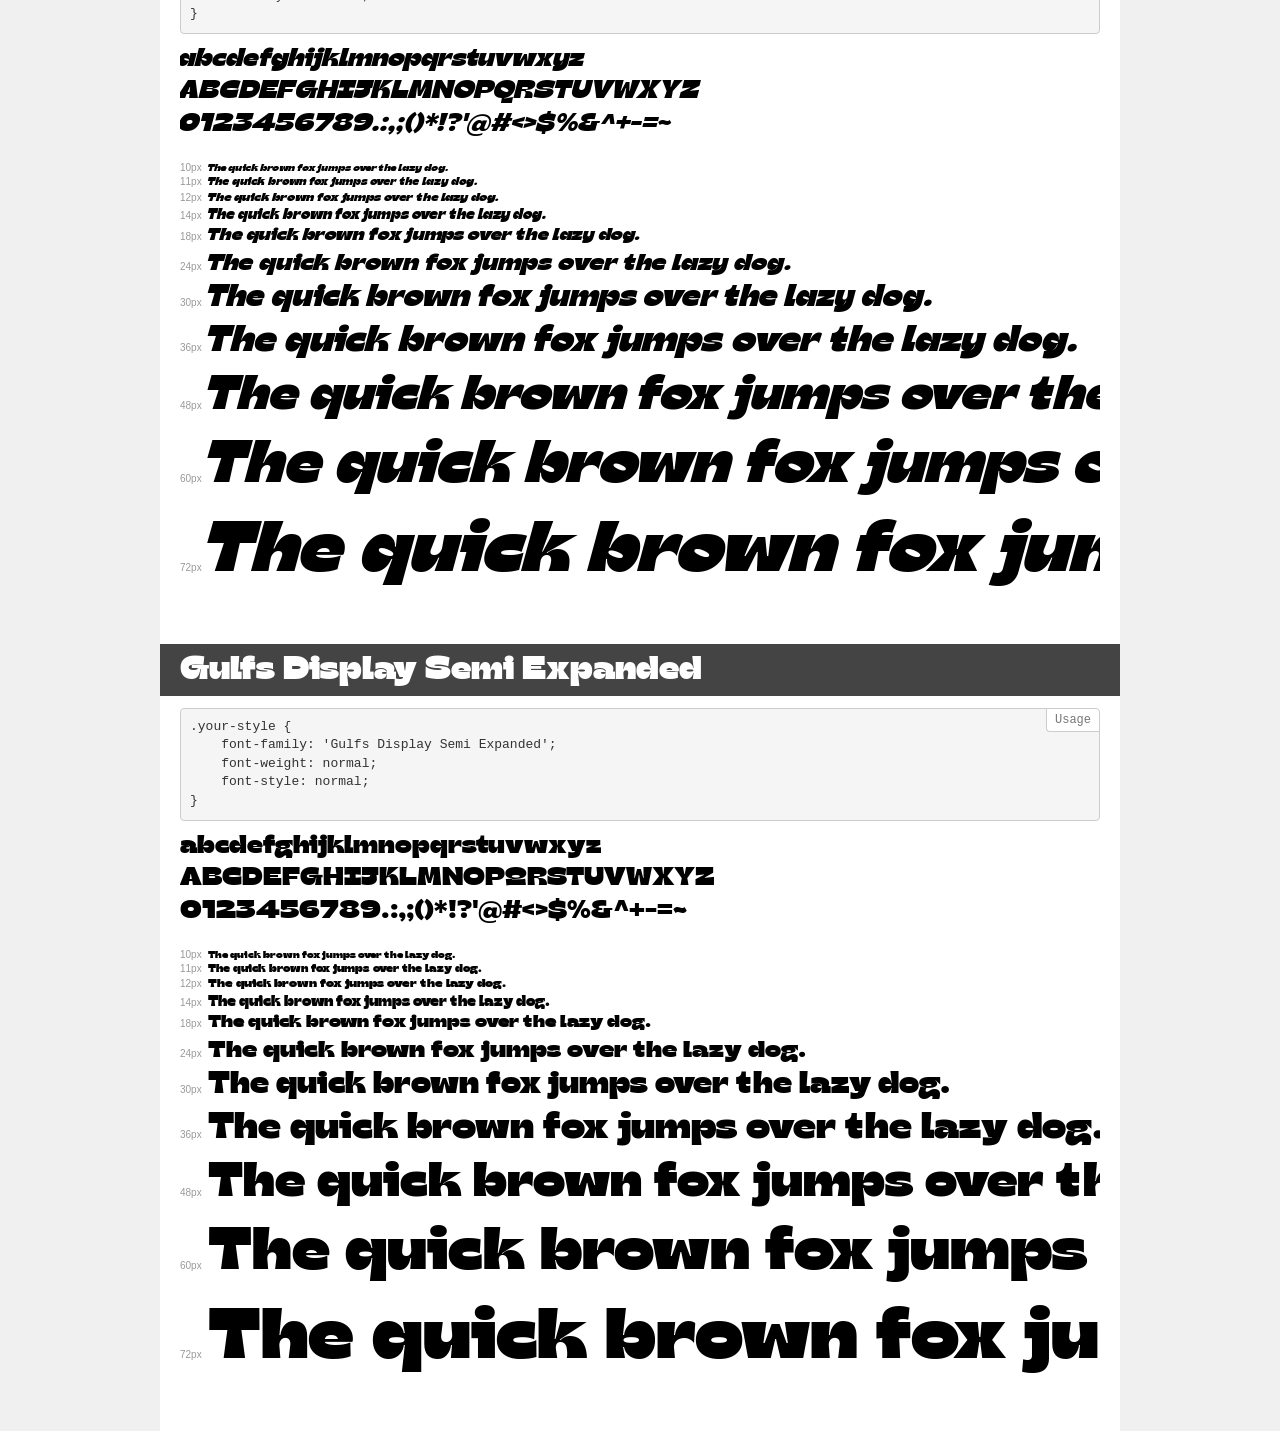
<file: assets/images/font/demo.html>
<!DOCTYPE html>
<html lang="en">
<head>
    <meta charset="utf-8">
    <meta http-equiv="X-UA-Compatible" content="IE=edge">
    <meta name="viewport" content="width=device-width, initial-scale=1">
    <meta name="robots" content="noindex, noarchive">
    <meta name="format-detection" content="telephone=no">
    <title>Transfonter demo</title>
    <link href="stylesheet.css" rel="stylesheet">
    <style>
        /*
        http://meyerweb.com/eric/tools/css/reset/
        v2.0 | 20110126
        License: none (public domain)
        */
        html, body, div, span, applet, object, iframe,
        h1, h2, h3, h4, h5, h6, p, blockquote, pre,
        a, abbr, acronym, address, big, cite, code,
        del, dfn, em, img, ins, kbd, q, s, samp,
        small, strike, strong, sub, sup, tt, var,
        b, u, i, center,
        dl, dt, dd, ol, ul, li,
        fieldset, form, label, legend,
        table, caption, tbody, tfoot, thead, tr, th, td,
        article, aside, canvas, details, embed,
        figure, figcaption, footer, header, hgroup,
        menu, nav, output, ruby, section, summary,
        time, mark, audio, video {
            margin: 0;
            padding: 0;
            border: 0;
            font-size: 100%;
            font: inherit;
            vertical-align: baseline;
        }
        /* HTML5 display-role reset for older browsers */
        article, aside, details, figcaption, figure,
        footer, header, hgroup, menu, nav, section {
            display: block;
        }
        body {
            line-height: 1;
        }
        ol, ul {
            list-style: none;
        }
        blockquote, q {
            quotes: none;
        }
        blockquote:before, blockquote:after,
        q:before, q:after {
            content: '';
            content: none;
        }
        table {
            border-collapse: collapse;
            border-spacing: 0;
        }
        /* demo styles */
        body {
            background: #f0f0f0;
            color: #000;
        }
        .page {
            background: #fff;
            width: 920px;
            margin: 0 auto;
            padding: 20px 20px 0 20px;
            overflow: hidden;
        }
        .font-container {
            overflow-x: auto;
            overflow-y: hidden;
            margin-bottom: 40px;
            line-height: 1.3;
            white-space: nowrap;
            padding-bottom: 5px;
        }
        h1 {
            position: relative;
            background: #444;
            font-size: 32px;
            color: #fff;
            padding: 10px 20px;
            margin: 0 -20px 12px -20px;
        }
        .letters {
            font-size: 25px;
            margin-bottom: 20px;
        }
        .s10:before {
            content: '10px';
        }
        .s11:before {
            content: '11px';
        }
        .s12:before {
            content: '12px';
        }
        .s14:before {
            content: '14px';
        }
        .s18:before {
            content: '18px';
        }
        .s24:before {
            content: '24px';
        }
        .s30:before {
            content: '30px';
        }
        .s36:before {
            content: '36px';
        }
        .s48:before {
            content: '48px';
        }
        .s60:before {
            content: '60px';
        }
        .s72:before {
            content: '72px';
        }
        .s10:before, .s11:before, .s12:before, .s14:before,
        .s18:before, .s24:before, .s30:before, .s36:before,
        .s48:before, .s60:before, .s72:before {
            font-family: Arial, sans-serif;
            font-size: 10px;
            font-weight: normal;
            font-style: normal;
            color: #999;
            padding-right: 6px;
        }
        pre {
            display: block;
            position: relative;
            padding: 9px;
            margin: 0 0 10px;
            font-family: Monaco, Menlo, Consolas, "Courier New", monospace;
            font-size: 13px;
            line-height: 1.428571429;
            color: #333;
            font-weight: normal;
            font-style: normal;
            background-color: #f5f5f5;
            border: 1px solid #ccc;
            overflow-x: auto;
            border-radius: 4px;
        }
        pre:after {
            display: block;
            position: absolute;
            right: 0;
            top: 0;
            content: 'Usage';
            line-height: 1;
            padding: 5px 8px;
            font-size: 12px;
            color: #767676;
            background-color: #fff;
            border: 1px solid #ccc;
            border-right: none;
            border-top: none;
            border-radius: 0 4px 0 4px;
            z-index: 10;
        }
        /* responsive */
        @media (max-width: 959px) {
            .page {
                width: auto;
                margin: 0;
            }
        }
    </style>
</head>
<body>
<div class="page">
    <div class="demo">
        <h1 style="font-family: 'Gulfs Display Extra Expanded'; font-weight: normal; font-style: normal;">Gulfs Display Extra Expanded</h1>
        <pre>.your-style {
    font-family: 'Gulfs Display Extra Expanded';
    font-weight: normal;
    font-style: normal;
}</pre>
        <div class="font-container" style="font-family: 'Gulfs Display Extra Expanded'; font-weight: normal; font-style: normal;">
            <p class="letters">
                abcdefghijklmnopqrstuvwxyz<br>
ABCDEFGHIJKLMNOPQRSTUVWXYZ<br>
                0123456789.:,;()*!?'@#<>$%&^+-=~
            </p>
            <p class="s10" style="font-size: 10px;">The quick brown fox jumps over the lazy dog.</p>
            <p class="s11" style="font-size: 11px;">The quick brown fox jumps over the lazy dog.</p>
            <p class="s12" style="font-size: 12px;">The quick brown fox jumps over the lazy dog.</p>
            <p class="s14" style="font-size: 14px;">The quick brown fox jumps over the lazy dog.</p>
            <p class="s18" style="font-size: 18px;">The quick brown fox jumps over the lazy dog.</p>
            <p class="s24" style="font-size: 24px;">The quick brown fox jumps over the lazy dog.</p>
            <p class="s30" style="font-size: 30px;">The quick brown fox jumps over the lazy dog.</p>
            <p class="s36" style="font-size: 36px;">The quick brown fox jumps over the lazy dog.</p>
            <p class="s48" style="font-size: 48px;">The quick brown fox jumps over the lazy dog.</p>
            <p class="s60" style="font-size: 60px;">The quick brown fox jumps over the lazy dog.</p>
            <p class="s72" style="font-size: 72px;">The quick brown fox jumps over the lazy dog.</p>
        </div>
    </div>
    <div class="demo">
        <h1 style="font-family: 'Gulfs Display Normal'; font-weight: normal; font-style: normal;">Gulfs Display Normal</h1>
        <pre>.your-style {
    font-family: 'Gulfs Display Normal';
    font-weight: normal;
    font-style: normal;
}</pre>
        <div class="font-container" style="font-family: 'Gulfs Display Normal'; font-weight: normal; font-style: normal;">
            <p class="letters">
                abcdefghijklmnopqrstuvwxyz<br>
ABCDEFGHIJKLMNOPQRSTUVWXYZ<br>
                0123456789.:,;()*!?'@#<>$%&^+-=~
            </p>
            <p class="s10" style="font-size: 10px;">The quick brown fox jumps over the lazy dog.</p>
            <p class="s11" style="font-size: 11px;">The quick brown fox jumps over the lazy dog.</p>
            <p class="s12" style="font-size: 12px;">The quick brown fox jumps over the lazy dog.</p>
            <p class="s14" style="font-size: 14px;">The quick brown fox jumps over the lazy dog.</p>
            <p class="s18" style="font-size: 18px;">The quick brown fox jumps over the lazy dog.</p>
            <p class="s24" style="font-size: 24px;">The quick brown fox jumps over the lazy dog.</p>
            <p class="s30" style="font-size: 30px;">The quick brown fox jumps over the lazy dog.</p>
            <p class="s36" style="font-size: 36px;">The quick brown fox jumps over the lazy dog.</p>
            <p class="s48" style="font-size: 48px;">The quick brown fox jumps over the lazy dog.</p>
            <p class="s60" style="font-size: 60px;">The quick brown fox jumps over the lazy dog.</p>
            <p class="s72" style="font-size: 72px;">The quick brown fox jumps over the lazy dog.</p>
        </div>
    </div>
    <div class="demo">
        <h1 style="font-family: 'Gulfs Display Expanded'; font-weight: normal; font-style: normal;">Gulfs Display Expanded</h1>
        <pre>.your-style {
    font-family: 'Gulfs Display Expanded';
    font-weight: normal;
    font-style: normal;
}</pre>
        <div class="font-container" style="font-family: 'Gulfs Display Expanded'; font-weight: normal; font-style: normal;">
            <p class="letters">
                abcdefghijklmnopqrstuvwxyz<br>
ABCDEFGHIJKLMNOPQRSTUVWXYZ<br>
                0123456789.:,;()*!?'@#<>$%&^+-=~
            </p>
            <p class="s10" style="font-size: 10px;">The quick brown fox jumps over the lazy dog.</p>
            <p class="s11" style="font-size: 11px;">The quick brown fox jumps over the lazy dog.</p>
            <p class="s12" style="font-size: 12px;">The quick brown fox jumps over the lazy dog.</p>
            <p class="s14" style="font-size: 14px;">The quick brown fox jumps over the lazy dog.</p>
            <p class="s18" style="font-size: 18px;">The quick brown fox jumps over the lazy dog.</p>
            <p class="s24" style="font-size: 24px;">The quick brown fox jumps over the lazy dog.</p>
            <p class="s30" style="font-size: 30px;">The quick brown fox jumps over the lazy dog.</p>
            <p class="s36" style="font-size: 36px;">The quick brown fox jumps over the lazy dog.</p>
            <p class="s48" style="font-size: 48px;">The quick brown fox jumps over the lazy dog.</p>
            <p class="s60" style="font-size: 60px;">The quick brown fox jumps over the lazy dog.</p>
            <p class="s72" style="font-size: 72px;">The quick brown fox jumps over the lazy dog.</p>
        </div>
    </div>
    <div class="demo">
        <h1 style="font-family: 'Gulfs Display Condensed'; font-weight: normal; font-style: italic;">Gulfs Display Condensed Italic</h1>
        <pre>.your-style {
    font-family: 'Gulfs Display Condensed';
    font-weight: normal;
    font-style: italic;
}</pre>
        <div class="font-container" style="font-family: 'Gulfs Display Condensed'; font-weight: normal; font-style: italic;">
            <p class="letters">
                abcdefghijklmnopqrstuvwxyz<br>
ABCDEFGHIJKLMNOPQRSTUVWXYZ<br>
                0123456789.:,;()*!?'@#<>$%&^+-=~
            </p>
            <p class="s10" style="font-size: 10px;">The quick brown fox jumps over the lazy dog.</p>
            <p class="s11" style="font-size: 11px;">The quick brown fox jumps over the lazy dog.</p>
            <p class="s12" style="font-size: 12px;">The quick brown fox jumps over the lazy dog.</p>
            <p class="s14" style="font-size: 14px;">The quick brown fox jumps over the lazy dog.</p>
            <p class="s18" style="font-size: 18px;">The quick brown fox jumps over the lazy dog.</p>
            <p class="s24" style="font-size: 24px;">The quick brown fox jumps over the lazy dog.</p>
            <p class="s30" style="font-size: 30px;">The quick brown fox jumps over the lazy dog.</p>
            <p class="s36" style="font-size: 36px;">The quick brown fox jumps over the lazy dog.</p>
            <p class="s48" style="font-size: 48px;">The quick brown fox jumps over the lazy dog.</p>
            <p class="s60" style="font-size: 60px;">The quick brown fox jumps over the lazy dog.</p>
            <p class="s72" style="font-size: 72px;">The quick brown fox jumps over the lazy dog.</p>
        </div>
    </div>
    <div class="demo">
        <h1 style="font-family: 'Gulfs Display Extra Expanded'; font-weight: normal; font-style: italic;">Gulfs Display Extra Expanded Italic</h1>
        <pre>.your-style {
    font-family: 'Gulfs Display Extra Expanded';
    font-weight: normal;
    font-style: italic;
}</pre>
        <div class="font-container" style="font-family: 'Gulfs Display Extra Expanded'; font-weight: normal; font-style: italic;">
            <p class="letters">
                abcdefghijklmnopqrstuvwxyz<br>
ABCDEFGHIJKLMNOPQRSTUVWXYZ<br>
                0123456789.:,;()*!?'@#<>$%&^+-=~
            </p>
            <p class="s10" style="font-size: 10px;">The quick brown fox jumps over the lazy dog.</p>
            <p class="s11" style="font-size: 11px;">The quick brown fox jumps over the lazy dog.</p>
            <p class="s12" style="font-size: 12px;">The quick brown fox jumps over the lazy dog.</p>
            <p class="s14" style="font-size: 14px;">The quick brown fox jumps over the lazy dog.</p>
            <p class="s18" style="font-size: 18px;">The quick brown fox jumps over the lazy dog.</p>
            <p class="s24" style="font-size: 24px;">The quick brown fox jumps over the lazy dog.</p>
            <p class="s30" style="font-size: 30px;">The quick brown fox jumps over the lazy dog.</p>
            <p class="s36" style="font-size: 36px;">The quick brown fox jumps over the lazy dog.</p>
            <p class="s48" style="font-size: 48px;">The quick brown fox jumps over the lazy dog.</p>
            <p class="s60" style="font-size: 60px;">The quick brown fox jumps over the lazy dog.</p>
            <p class="s72" style="font-size: 72px;">The quick brown fox jumps over the lazy dog.</p>
        </div>
    </div>
    <div class="demo">
        <h1 style="font-family: 'Gulfs Display Condensed'; font-weight: normal; font-style: normal;">Gulfs Display Condensed</h1>
        <pre>.your-style {
    font-family: 'Gulfs Display Condensed';
    font-weight: normal;
    font-style: normal;
}</pre>
        <div class="font-container" style="font-family: 'Gulfs Display Condensed'; font-weight: normal; font-style: normal;">
            <p class="letters">
                abcdefghijklmnopqrstuvwxyz<br>
ABCDEFGHIJKLMNOPQRSTUVWXYZ<br>
                0123456789.:,;()*!?'@#<>$%&^+-=~
            </p>
            <p class="s10" style="font-size: 10px;">The quick brown fox jumps over the lazy dog.</p>
            <p class="s11" style="font-size: 11px;">The quick brown fox jumps over the lazy dog.</p>
            <p class="s12" style="font-size: 12px;">The quick brown fox jumps over the lazy dog.</p>
            <p class="s14" style="font-size: 14px;">The quick brown fox jumps over the lazy dog.</p>
            <p class="s18" style="font-size: 18px;">The quick brown fox jumps over the lazy dog.</p>
            <p class="s24" style="font-size: 24px;">The quick brown fox jumps over the lazy dog.</p>
            <p class="s30" style="font-size: 30px;">The quick brown fox jumps over the lazy dog.</p>
            <p class="s36" style="font-size: 36px;">The quick brown fox jumps over the lazy dog.</p>
            <p class="s48" style="font-size: 48px;">The quick brown fox jumps over the lazy dog.</p>
            <p class="s60" style="font-size: 60px;">The quick brown fox jumps over the lazy dog.</p>
            <p class="s72" style="font-size: 72px;">The quick brown fox jumps over the lazy dog.</p>
        </div>
    </div>
    <div class="demo">
        <h1 style="font-family: 'Gulfs Display Expanded'; font-weight: normal; font-style: italic;">Gulfs Display Expanded Italic</h1>
        <pre>.your-style {
    font-family: 'Gulfs Display Expanded';
    font-weight: normal;
    font-style: italic;
}</pre>
        <div class="font-container" style="font-family: 'Gulfs Display Expanded'; font-weight: normal; font-style: italic;">
            <p class="letters">
                abcdefghijklmnopqrstuvwxyz<br>
ABCDEFGHIJKLMNOPQRSTUVWXYZ<br>
                0123456789.:,;()*!?'@#<>$%&^+-=~
            </p>
            <p class="s10" style="font-size: 10px;">The quick brown fox jumps over the lazy dog.</p>
            <p class="s11" style="font-size: 11px;">The quick brown fox jumps over the lazy dog.</p>
            <p class="s12" style="font-size: 12px;">The quick brown fox jumps over the lazy dog.</p>
            <p class="s14" style="font-size: 14px;">The quick brown fox jumps over the lazy dog.</p>
            <p class="s18" style="font-size: 18px;">The quick brown fox jumps over the lazy dog.</p>
            <p class="s24" style="font-size: 24px;">The quick brown fox jumps over the lazy dog.</p>
            <p class="s30" style="font-size: 30px;">The quick brown fox jumps over the lazy dog.</p>
            <p class="s36" style="font-size: 36px;">The quick brown fox jumps over the lazy dog.</p>
            <p class="s48" style="font-size: 48px;">The quick brown fox jumps over the lazy dog.</p>
            <p class="s60" style="font-size: 60px;">The quick brown fox jumps over the lazy dog.</p>
            <p class="s72" style="font-size: 72px;">The quick brown fox jumps over the lazy dog.</p>
        </div>
    </div>
    <div class="demo">
        <h1 style="font-family: 'Gulfs Display Semi Condensed'; font-weight: normal; font-style: italic;">Gulfs Display Semi Condensed Italic</h1>
        <pre>.your-style {
    font-family: 'Gulfs Display Semi Condensed';
    font-weight: normal;
    font-style: italic;
}</pre>
        <div class="font-container" style="font-family: 'Gulfs Display Semi Condensed'; font-weight: normal; font-style: italic;">
            <p class="letters">
                abcdefghijklmnopqrstuvwxyz<br>
ABCDEFGHIJKLMNOPQRSTUVWXYZ<br>
                0123456789.:,;()*!?'@#<>$%&^+-=~
            </p>
            <p class="s10" style="font-size: 10px;">The quick brown fox jumps over the lazy dog.</p>
            <p class="s11" style="font-size: 11px;">The quick brown fox jumps over the lazy dog.</p>
            <p class="s12" style="font-size: 12px;">The quick brown fox jumps over the lazy dog.</p>
            <p class="s14" style="font-size: 14px;">The quick brown fox jumps over the lazy dog.</p>
            <p class="s18" style="font-size: 18px;">The quick brown fox jumps over the lazy dog.</p>
            <p class="s24" style="font-size: 24px;">The quick brown fox jumps over the lazy dog.</p>
            <p class="s30" style="font-size: 30px;">The quick brown fox jumps over the lazy dog.</p>
            <p class="s36" style="font-size: 36px;">The quick brown fox jumps over the lazy dog.</p>
            <p class="s48" style="font-size: 48px;">The quick brown fox jumps over the lazy dog.</p>
            <p class="s60" style="font-size: 60px;">The quick brown fox jumps over the lazy dog.</p>
            <p class="s72" style="font-size: 72px;">The quick brown fox jumps over the lazy dog.</p>
        </div>
    </div>
    <div class="demo">
        <h1 style="font-family: 'Gulfs Display Italic-Variable'; font-weight: normal; font-style: italic;">Gulfs Display Italic-Variable</h1>
        <pre>.your-style {
    font-family: 'Gulfs Display Italic-Variable';
    font-weight: normal;
    font-style: italic;
}</pre>
        <div class="font-container" style="font-family: 'Gulfs Display Italic-Variable'; font-weight: normal; font-style: italic;">
            <p class="letters">
                abcdefghijklmnopqrstuvwxyz<br>
ABCDEFGHIJKLMNOPQRSTUVWXYZ<br>
                0123456789.:,;()*!?'@#<>$%&^+-=~
            </p>
            <p class="s10" style="font-size: 10px;">The quick brown fox jumps over the lazy dog.</p>
            <p class="s11" style="font-size: 11px;">The quick brown fox jumps over the lazy dog.</p>
            <p class="s12" style="font-size: 12px;">The quick brown fox jumps over the lazy dog.</p>
            <p class="s14" style="font-size: 14px;">The quick brown fox jumps over the lazy dog.</p>
            <p class="s18" style="font-size: 18px;">The quick brown fox jumps over the lazy dog.</p>
            <p class="s24" style="font-size: 24px;">The quick brown fox jumps over the lazy dog.</p>
            <p class="s30" style="font-size: 30px;">The quick brown fox jumps over the lazy dog.</p>
            <p class="s36" style="font-size: 36px;">The quick brown fox jumps over the lazy dog.</p>
            <p class="s48" style="font-size: 48px;">The quick brown fox jumps over the lazy dog.</p>
            <p class="s60" style="font-size: 60px;">The quick brown fox jumps over the lazy dog.</p>
            <p class="s72" style="font-size: 72px;">The quick brown fox jumps over the lazy dog.</p>
        </div>
    </div>
    <div class="demo">
        <h1 style="font-family: 'Gulfs Display Norm'; font-weight: normal; font-style: italic;">Gulfs Display Norm Italic</h1>
        <pre>.your-style {
    font-family: 'Gulfs Display Norm';
    font-weight: normal;
    font-style: italic;
}</pre>
        <div class="font-container" style="font-family: 'Gulfs Display Norm'; font-weight: normal; font-style: italic;">
            <p class="letters">
                abcdefghijklmnopqrstuvwxyz<br>
ABCDEFGHIJKLMNOPQRSTUVWXYZ<br>
                0123456789.:,;()*!?'@#<>$%&^+-=~
            </p>
            <p class="s10" style="font-size: 10px;">The quick brown fox jumps over the lazy dog.</p>
            <p class="s11" style="font-size: 11px;">The quick brown fox jumps over the lazy dog.</p>
            <p class="s12" style="font-size: 12px;">The quick brown fox jumps over the lazy dog.</p>
            <p class="s14" style="font-size: 14px;">The quick brown fox jumps over the lazy dog.</p>
            <p class="s18" style="font-size: 18px;">The quick brown fox jumps over the lazy dog.</p>
            <p class="s24" style="font-size: 24px;">The quick brown fox jumps over the lazy dog.</p>
            <p class="s30" style="font-size: 30px;">The quick brown fox jumps over the lazy dog.</p>
            <p class="s36" style="font-size: 36px;">The quick brown fox jumps over the lazy dog.</p>
            <p class="s48" style="font-size: 48px;">The quick brown fox jumps over the lazy dog.</p>
            <p class="s60" style="font-size: 60px;">The quick brown fox jumps over the lazy dog.</p>
            <p class="s72" style="font-size: 72px;">The quick brown fox jumps over the lazy dog.</p>
        </div>
    </div>
    <div class="demo">
        <h1 style="font-family: 'Gulfs Display Normal-Variable'; font-weight: normal; font-style: normal;">Gulfs Display Normal-Variable</h1>
        <pre>.your-style {
    font-family: 'Gulfs Display Normal-Variable';
    font-weight: normal;
    font-style: normal;
}</pre>
        <div class="font-container" style="font-family: 'Gulfs Display Normal-Variable'; font-weight: normal; font-style: normal;">
            <p class="letters">
                abcdefghijklmnopqrstuvwxyz<br>
ABCDEFGHIJKLMNOPQRSTUVWXYZ<br>
                0123456789.:,;()*!?'@#<>$%&^+-=~
            </p>
            <p class="s10" style="font-size: 10px;">The quick brown fox jumps over the lazy dog.</p>
            <p class="s11" style="font-size: 11px;">The quick brown fox jumps over the lazy dog.</p>
            <p class="s12" style="font-size: 12px;">The quick brown fox jumps over the lazy dog.</p>
            <p class="s14" style="font-size: 14px;">The quick brown fox jumps over the lazy dog.</p>
            <p class="s18" style="font-size: 18px;">The quick brown fox jumps over the lazy dog.</p>
            <p class="s24" style="font-size: 24px;">The quick brown fox jumps over the lazy dog.</p>
            <p class="s30" style="font-size: 30px;">The quick brown fox jumps over the lazy dog.</p>
            <p class="s36" style="font-size: 36px;">The quick brown fox jumps over the lazy dog.</p>
            <p class="s48" style="font-size: 48px;">The quick brown fox jumps over the lazy dog.</p>
            <p class="s60" style="font-size: 60px;">The quick brown fox jumps over the lazy dog.</p>
            <p class="s72" style="font-size: 72px;">The quick brown fox jumps over the lazy dog.</p>
        </div>
    </div>
    <div class="demo">
        <h1 style="font-family: 'Gulfs Display Semi Condensed'; font-weight: normal; font-style: normal;">Gulfs Display Semi Condensed</h1>
        <pre>.your-style {
    font-family: 'Gulfs Display Semi Condensed';
    font-weight: normal;
    font-style: normal;
}</pre>
        <div class="font-container" style="font-family: 'Gulfs Display Semi Condensed'; font-weight: normal; font-style: normal;">
            <p class="letters">
                abcdefghijklmnopqrstuvwxyz<br>
ABCDEFGHIJKLMNOPQRSTUVWXYZ<br>
                0123456789.:,;()*!?'@#<>$%&^+-=~
            </p>
            <p class="s10" style="font-size: 10px;">The quick brown fox jumps over the lazy dog.</p>
            <p class="s11" style="font-size: 11px;">The quick brown fox jumps over the lazy dog.</p>
            <p class="s12" style="font-size: 12px;">The quick brown fox jumps over the lazy dog.</p>
            <p class="s14" style="font-size: 14px;">The quick brown fox jumps over the lazy dog.</p>
            <p class="s18" style="font-size: 18px;">The quick brown fox jumps over the lazy dog.</p>
            <p class="s24" style="font-size: 24px;">The quick brown fox jumps over the lazy dog.</p>
            <p class="s30" style="font-size: 30px;">The quick brown fox jumps over the lazy dog.</p>
            <p class="s36" style="font-size: 36px;">The quick brown fox jumps over the lazy dog.</p>
            <p class="s48" style="font-size: 48px;">The quick brown fox jumps over the lazy dog.</p>
            <p class="s60" style="font-size: 60px;">The quick brown fox jumps over the lazy dog.</p>
            <p class="s72" style="font-size: 72px;">The quick brown fox jumps over the lazy dog.</p>
        </div>
    </div>
    <div class="demo">
        <h1 style="font-family: 'Gulfs Display Semi Expanded'; font-weight: normal; font-style: italic;">Gulfs Display Semi Expanded Italic</h1>
        <pre>.your-style {
    font-family: 'Gulfs Display Semi Expanded';
    font-weight: normal;
    font-style: italic;
}</pre>
        <div class="font-container" style="font-family: 'Gulfs Display Semi Expanded'; font-weight: normal; font-style: italic;">
            <p class="letters">
                abcdefghijklmnopqrstuvwxyz<br>
ABCDEFGHIJKLMNOPQRSTUVWXYZ<br>
                0123456789.:,;()*!?'@#<>$%&^+-=~
            </p>
            <p class="s10" style="font-size: 10px;">The quick brown fox jumps over the lazy dog.</p>
            <p class="s11" style="font-size: 11px;">The quick brown fox jumps over the lazy dog.</p>
            <p class="s12" style="font-size: 12px;">The quick brown fox jumps over the lazy dog.</p>
            <p class="s14" style="font-size: 14px;">The quick brown fox jumps over the lazy dog.</p>
            <p class="s18" style="font-size: 18px;">The quick brown fox jumps over the lazy dog.</p>
            <p class="s24" style="font-size: 24px;">The quick brown fox jumps over the lazy dog.</p>
            <p class="s30" style="font-size: 30px;">The quick brown fox jumps over the lazy dog.</p>
            <p class="s36" style="font-size: 36px;">The quick brown fox jumps over the lazy dog.</p>
            <p class="s48" style="font-size: 48px;">The quick brown fox jumps over the lazy dog.</p>
            <p class="s60" style="font-size: 60px;">The quick brown fox jumps over the lazy dog.</p>
            <p class="s72" style="font-size: 72px;">The quick brown fox jumps over the lazy dog.</p>
        </div>
    </div>
    <div class="demo">
        <h1 style="font-family: 'Gulfs Display Semi Expanded'; font-weight: normal; font-style: normal;">Gulfs Display Semi Expanded</h1>
        <pre>.your-style {
    font-family: 'Gulfs Display Semi Expanded';
    font-weight: normal;
    font-style: normal;
}</pre>
        <div class="font-container" style="font-family: 'Gulfs Display Semi Expanded'; font-weight: normal; font-style: normal;">
            <p class="letters">
                abcdefghijklmnopqrstuvwxyz<br>
ABCDEFGHIJKLMNOPQRSTUVWXYZ<br>
                0123456789.:,;()*!?'@#<>$%&^+-=~
            </p>
            <p class="s10" style="font-size: 10px;">The quick brown fox jumps over the lazy dog.</p>
            <p class="s11" style="font-size: 11px;">The quick brown fox jumps over the lazy dog.</p>
            <p class="s12" style="font-size: 12px;">The quick brown fox jumps over the lazy dog.</p>
            <p class="s14" style="font-size: 14px;">The quick brown fox jumps over the lazy dog.</p>
            <p class="s18" style="font-size: 18px;">The quick brown fox jumps over the lazy dog.</p>
            <p class="s24" style="font-size: 24px;">The quick brown fox jumps over the lazy dog.</p>
            <p class="s30" style="font-size: 30px;">The quick brown fox jumps over the lazy dog.</p>
            <p class="s36" style="font-size: 36px;">The quick brown fox jumps over the lazy dog.</p>
            <p class="s48" style="font-size: 48px;">The quick brown fox jumps over the lazy dog.</p>
            <p class="s60" style="font-size: 60px;">The quick brown fox jumps over the lazy dog.</p>
            <p class="s72" style="font-size: 72px;">The quick brown fox jumps over the lazy dog.</p>
        </div>
    </div>
</div>
</body>
</html>
</file>
<file: styles/typography.css>
@import url("https://fonts.googleapis.com/css2?family=Darker+Grotesque:wght@400;500;600;700;800&display=swap");

@font-face {
  font-family: "Awa Display";
  src: url("../assets/images/font/GulfsDisplay-Expanded.woff2") format("woff2");
  font-display: swap;
  font-style: normal;
  font-weight: 400 900;
}

:root {
  --font-body: "Darker Grotesque", "Segoe UI", Arial, sans-serif;
  --font-display: "Awa Display", "Arial Black", Impact, sans-serif;
}
</file>
<file: assets/images/font/stylesheet.css>
@font-face {
    font-family: 'Gulfs Display Extra Expanded';
    src: url('GulfsDisplay-ExtraExpanded.eot');
    src: local('Gulfs Display Extra Expanded'), local('GulfsDisplay-ExtraExpanded'),
        url('GulfsDisplay-ExtraExpanded.eot?#iefix') format('embedded-opentype'),
        url('GulfsDisplay-ExtraExpanded.woff2') format('woff2'),
        url('GulfsDisplay-ExtraExpanded.woff') format('woff'),
        url('GulfsDisplay-ExtraExpanded.ttf') format('truetype');
    font-weight: normal;
    font-style: normal;
}

@font-face {
    font-family: 'Gulfs Display Normal';
    src: url('GulfsDisplay-Normal.eot');
    src: local('Gulfs Display Normal'), local('GulfsDisplay-Normal'),
        url('GulfsDisplay-Normal.eot?#iefix') format('embedded-opentype'),
        url('GulfsDisplay-Normal.woff2') format('woff2'),
        url('GulfsDisplay-Normal.woff') format('woff'),
        url('GulfsDisplay-Normal.ttf') format('truetype');
    font-weight: normal;
    font-style: normal;
}

@font-face {
    font-family: 'Gulfs Display Expanded';
    src: url('GulfsDisplay-Expanded.eot');
    src: local('Gulfs Display Expanded'), local('GulfsDisplay-Expanded'),
        url('GulfsDisplay-Expanded.eot?#iefix') format('embedded-opentype'),
        url('GulfsDisplay-Expanded.woff2') format('woff2'),
        url('GulfsDisplay-Expanded.woff') format('woff'),
        url('GulfsDisplay-Expanded.ttf') format('truetype');
    font-weight: normal;
    font-style: normal;
}

@font-face {
    font-family: 'Gulfs Display Condensed';
    src: url('GulfsDisplay-CondensedItalic.eot');
    src: local('Gulfs Display Condensed Italic'), local('GulfsDisplay-CondensedItalic'),
        url('GulfsDisplay-CondensedItalic.eot?#iefix') format('embedded-opentype'),
        url('GulfsDisplay-CondensedItalic.woff2') format('woff2'),
        url('GulfsDisplay-CondensedItalic.woff') format('woff'),
        url('GulfsDisplay-CondensedItalic.ttf') format('truetype');
    font-weight: normal;
    font-style: italic;
}

@font-face {
    font-family: 'Gulfs Display Extra Expanded';
    src: url('GulfsDisplay-ExtraExpandedItalic.eot');
    src: local('Gulfs Display Extra Expanded Italic'), local('GulfsDisplay-ExtraExpandedItalic'),
        url('GulfsDisplay-ExtraExpandedItalic.eot?#iefix') format('embedded-opentype'),
        url('GulfsDisplay-ExtraExpandedItalic.woff2') format('woff2'),
        url('GulfsDisplay-ExtraExpandedItalic.woff') format('woff'),
        url('GulfsDisplay-ExtraExpandedItalic.ttf') format('truetype');
    font-weight: normal;
    font-style: italic;
}

@font-face {
    font-family: 'Gulfs Display Condensed';
    src: url('GulfsDisplay-Condensed.eot');
    src: local('Gulfs Display Condensed'), local('GulfsDisplay-Condensed'),
        url('GulfsDisplay-Condensed.eot?#iefix') format('embedded-opentype'),
        url('GulfsDisplay-Condensed.woff2') format('woff2'),
        url('GulfsDisplay-Condensed.woff') format('woff'),
        url('GulfsDisplay-Condensed.ttf') format('truetype');
    font-weight: normal;
    font-style: normal;
}

@font-face {
    font-family: 'Gulfs Display Expanded';
    src: url('GulfsDisplay-ExpandedItalic.eot');
    src: local('Gulfs Display Expanded Italic'), local('GulfsDisplay-ExpandedItalic'),
        url('GulfsDisplay-ExpandedItalic.eot?#iefix') format('embedded-opentype'),
        url('GulfsDisplay-ExpandedItalic.woff2') format('woff2'),
        url('GulfsDisplay-ExpandedItalic.woff') format('woff'),
        url('GulfsDisplay-ExpandedItalic.ttf') format('truetype');
    font-weight: normal;
    font-style: italic;
}

@font-face {
    font-family: 'Gulfs Display Semi Condensed';
    src: url('GulfsDisplay-SemiCondensedItalic.eot');
    src: local('Gulfs Display Semi Condensed Italic'), local('GulfsDisplay-SemiCondensedItalic'),
        url('GulfsDisplay-SemiCondensedItalic.eot?#iefix') format('embedded-opentype'),
        url('GulfsDisplay-SemiCondensedItalic.woff2') format('woff2'),
        url('GulfsDisplay-SemiCondensedItalic.woff') format('woff'),
        url('GulfsDisplay-SemiCondensedItalic.ttf') format('truetype');
    font-weight: normal;
    font-style: italic;
}

@font-face {
    font-family: 'Gulfs Display Italic-Variable';
    src: url('GulfsDisplayItalic-Variable.eot');
    src: local('Gulfs Display Italic-Variable'), local('GulfsDisplayItalic-Variable'),
        url('GulfsDisplayItalic-Variable.eot?#iefix') format('embedded-opentype'),
        url('GulfsDisplayItalic-Variable.woff2') format('woff2'),
        url('GulfsDisplayItalic-Variable.woff') format('woff'),
        url('GulfsDisplayItalic-Variable.ttf') format('truetype');
    font-weight: normal;
    font-style: italic;
}

@font-face {
    font-family: 'Gulfs Display Norm';
    src: url('GulfsDisplay-NormalItalic.eot');
    src: local('Gulfs Display Norm Italic'), local('GulfsDisplay-NormalItalic'),
        url('GulfsDisplay-NormalItalic.eot?#iefix') format('embedded-opentype'),
        url('GulfsDisplay-NormalItalic.woff2') format('woff2'),
        url('GulfsDisplay-NormalItalic.woff') format('woff'),
        url('GulfsDisplay-NormalItalic.ttf') format('truetype');
    font-weight: normal;
    font-style: italic;
}

@font-face {
    font-family: 'Gulfs Display Normal-Variable';
    src: url('GulfsDisplay-Variable.eot');
    src: local('Gulfs Display Normal-Variable'), local('GulfsDisplay-Variable'),
        url('GulfsDisplay-Variable.eot?#iefix') format('embedded-opentype'),
        url('GulfsDisplay-Variable.woff2') format('woff2'),
        url('GulfsDisplay-Variable.woff') format('woff'),
        url('GulfsDisplay-Variable.ttf') format('truetype');
    font-weight: normal;
    font-style: normal;
}

@font-face {
    font-family: 'Gulfs Display Semi Condensed';
    src: url('GulfsDisplay-SemiCondensed.eot');
    src: local('Gulfs Display Semi Condensed'), local('GulfsDisplay-SemiCondensed'),
        url('GulfsDisplay-SemiCondensed.eot?#iefix') format('embedded-opentype'),
        url('GulfsDisplay-SemiCondensed.woff2') format('woff2'),
        url('GulfsDisplay-SemiCondensed.woff') format('woff'),
        url('GulfsDisplay-SemiCondensed.ttf') format('truetype');
    font-weight: normal;
    font-style: normal;
}

@font-face {
    font-family: 'Gulfs Display Semi Expanded';
    src: url('GulfsDisplay-SemiExpandedItalic.eot');
    src: local('Gulfs Display Semi Expanded Italic'), local('GulfsDisplay-SemiExpandedItalic'),
        url('GulfsDisplay-SemiExpandedItalic.eot?#iefix') format('embedded-opentype'),
        url('GulfsDisplay-SemiExpandedItalic.woff2') format('woff2'),
        url('GulfsDisplay-SemiExpandedItalic.woff') format('woff'),
        url('GulfsDisplay-SemiExpandedItalic.ttf') format('truetype');
    font-weight: normal;
    font-style: italic;
}

@font-face {
    font-family: 'Gulfs Display Semi Expanded';
    src: url('GulfsDisplay-SemiExpanded.eot');
    src: local('Gulfs Display Semi Expanded'), local('GulfsDisplay-SemiExpanded'),
        url('GulfsDisplay-SemiExpanded.eot?#iefix') format('embedded-opentype'),
        url('GulfsDisplay-SemiExpanded.woff2') format('woff2'),
        url('GulfsDisplay-SemiExpanded.woff') format('woff'),
        url('GulfsDisplay-SemiExpanded.ttf') format('truetype');
    font-weight: normal;
    font-style: normal;
}
</file>
